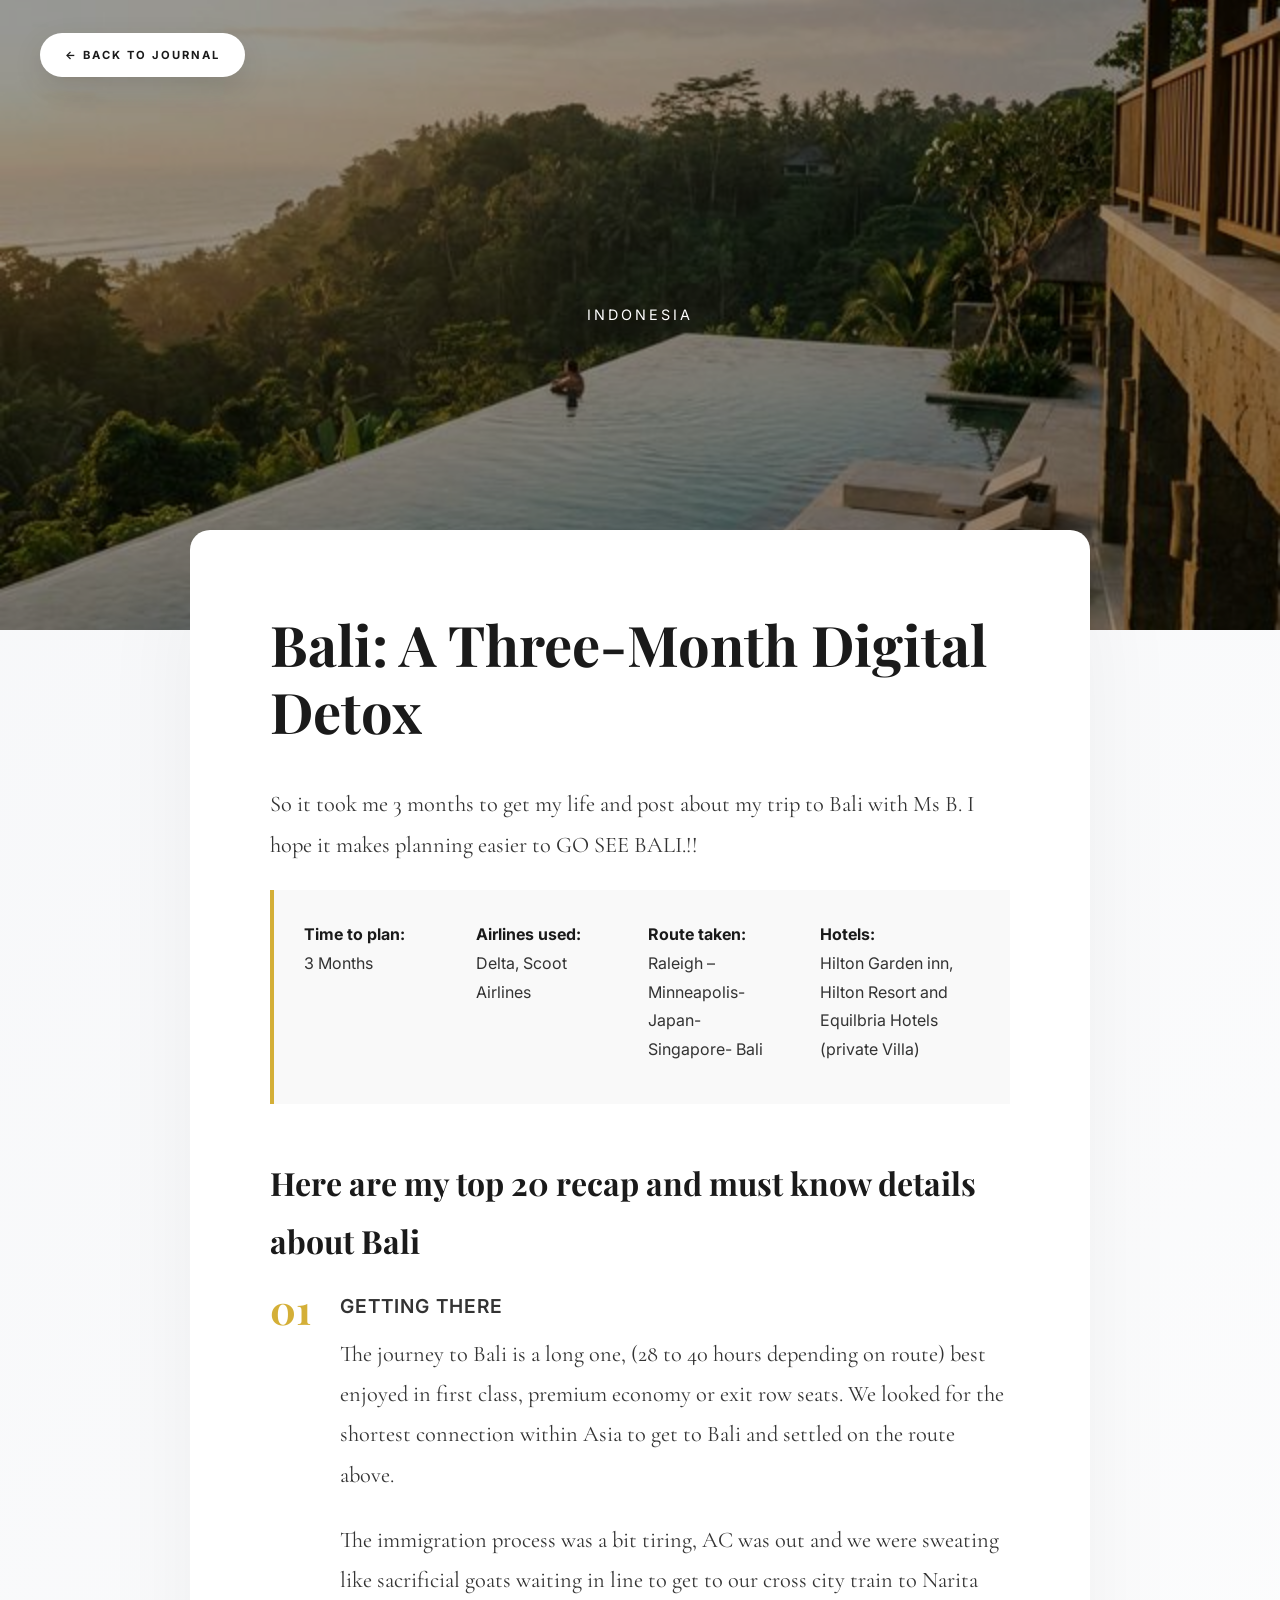
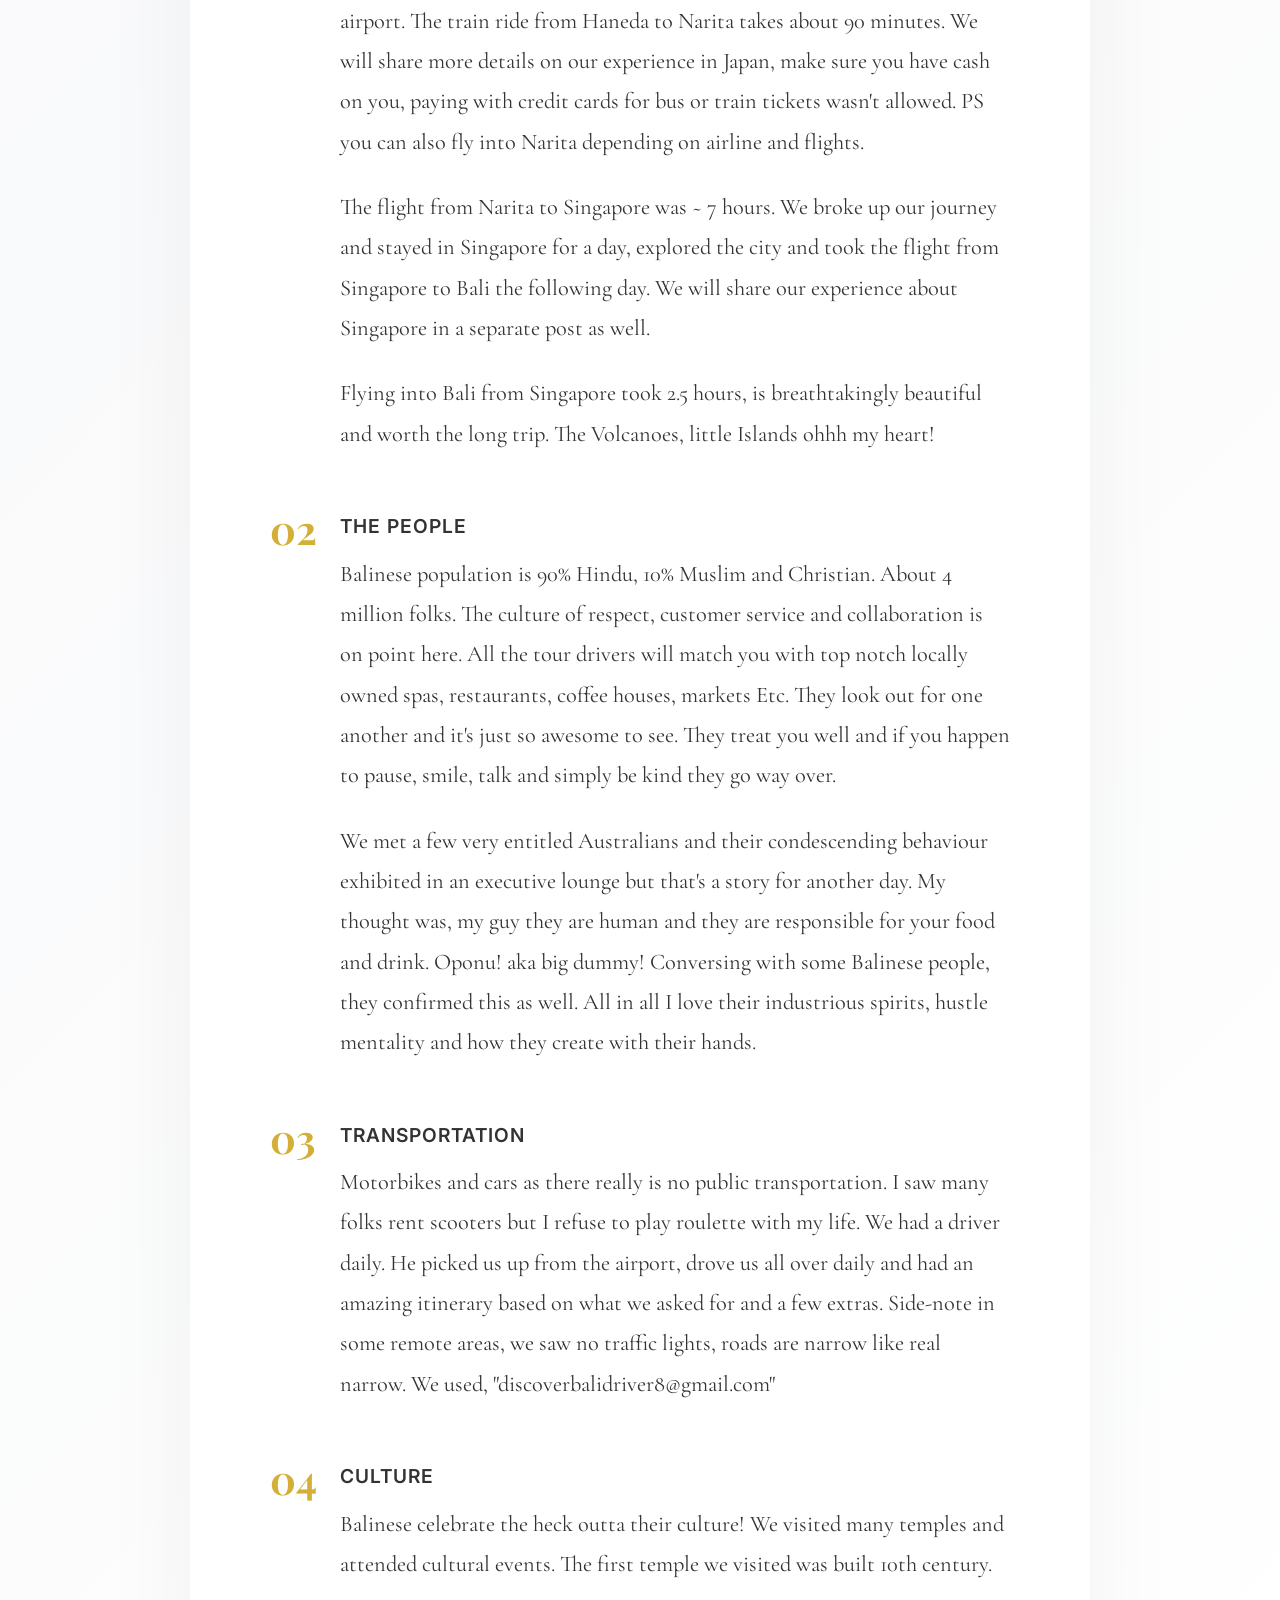
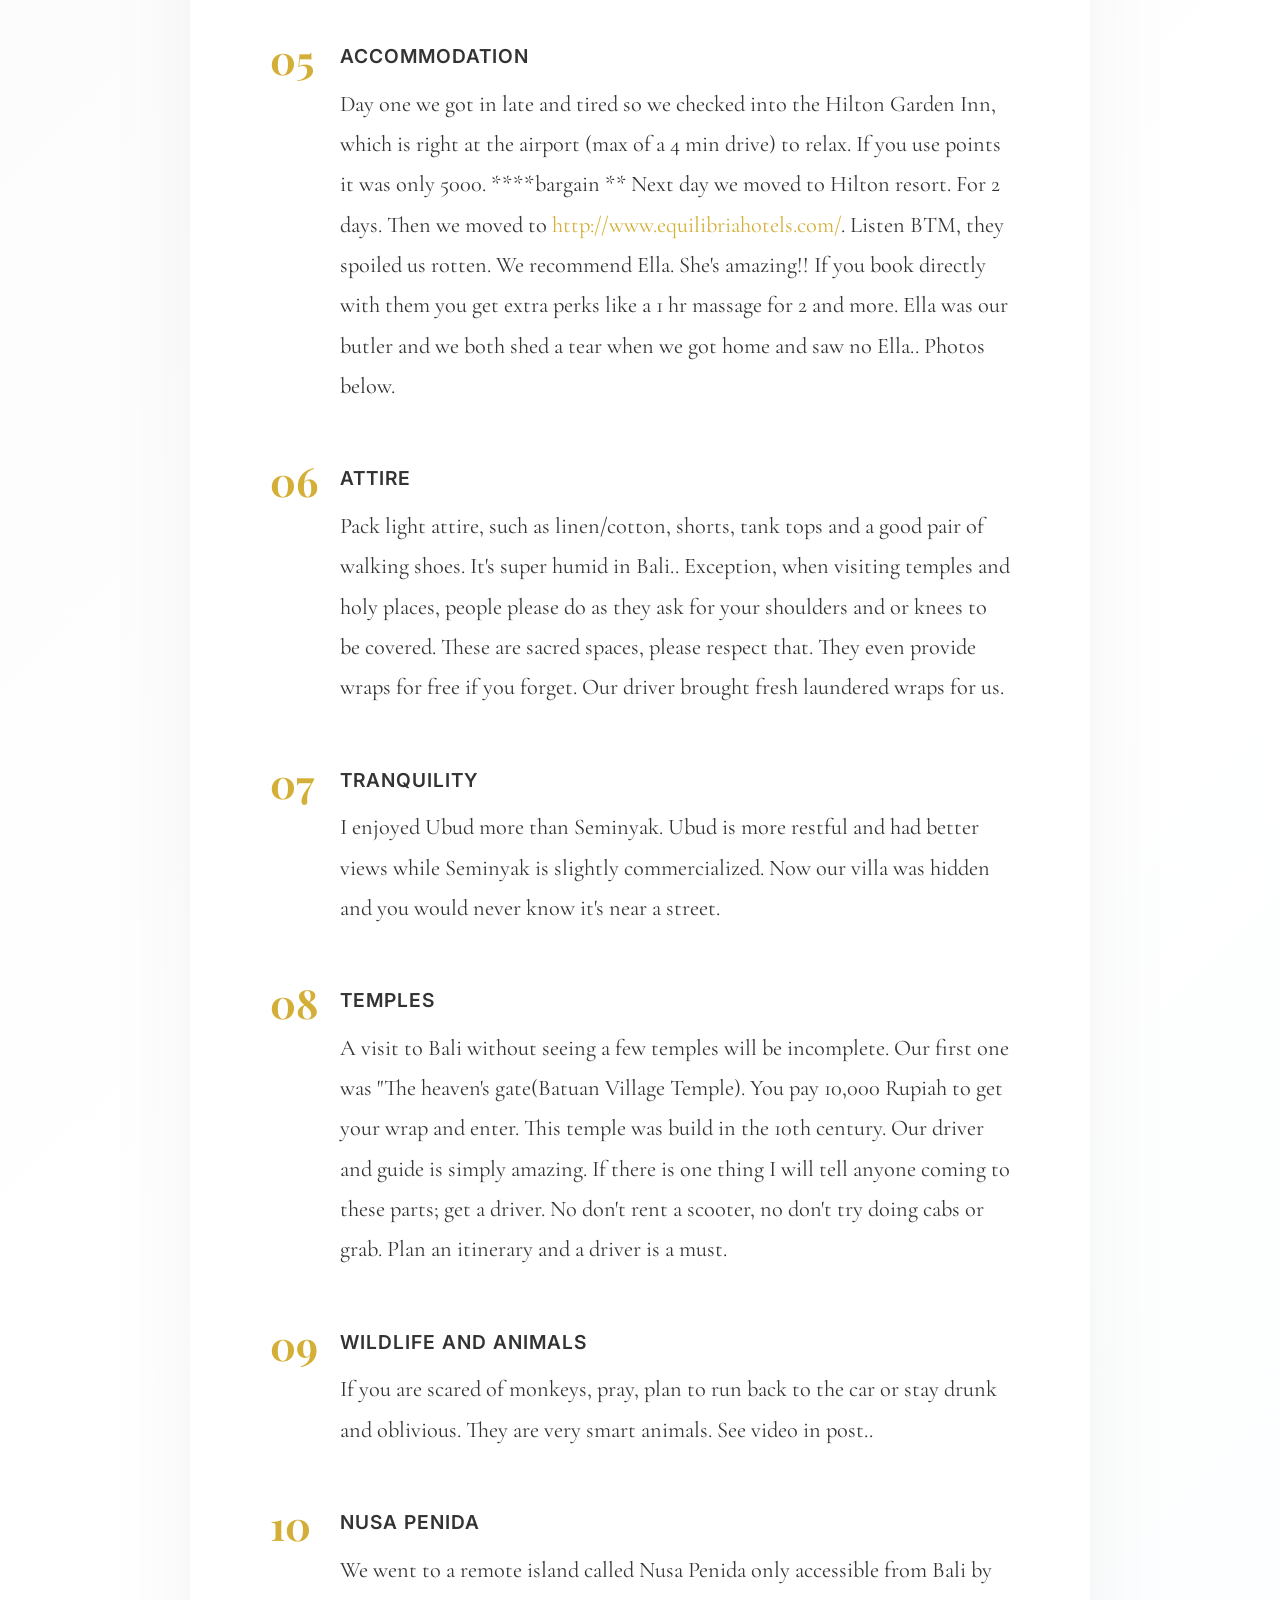
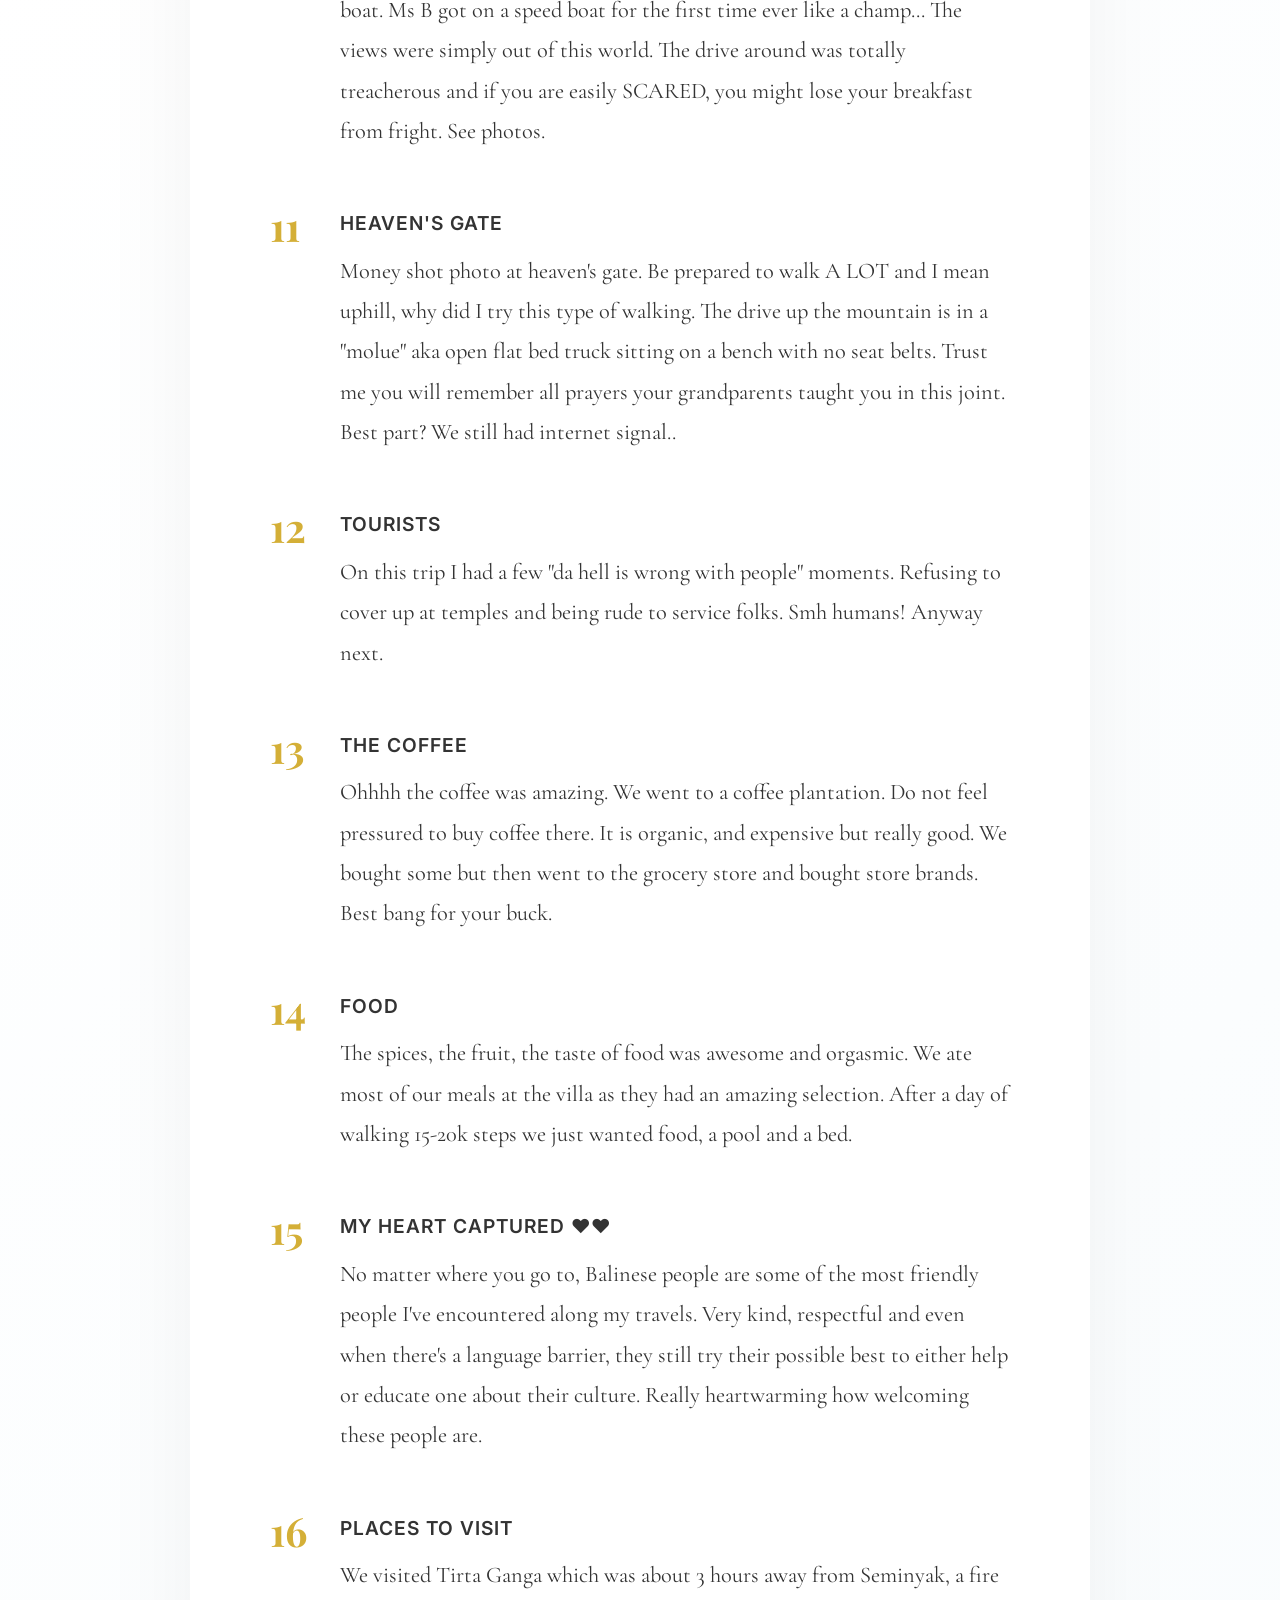
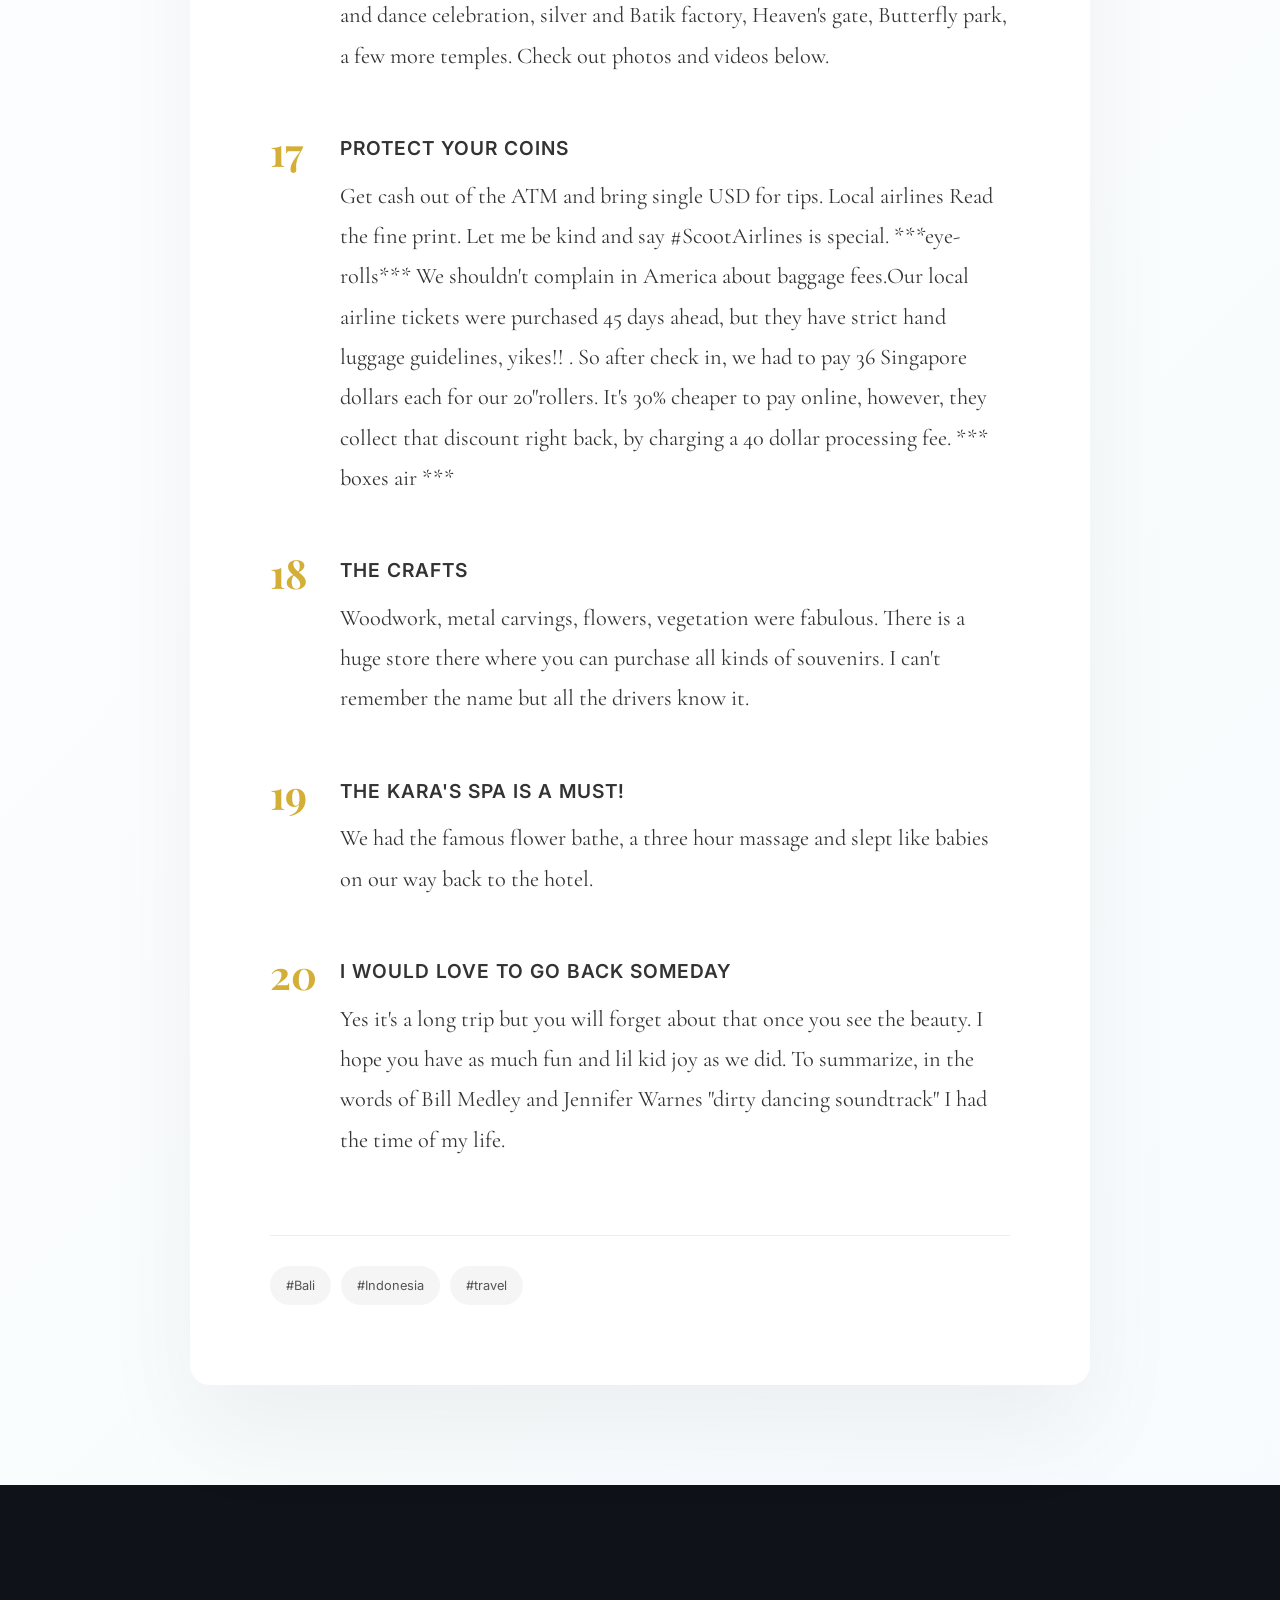
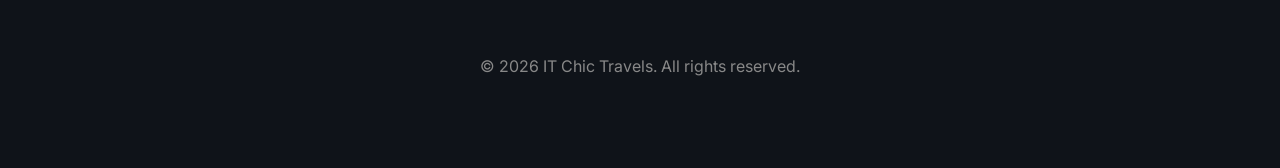
<file: DEPLOYABLE_PORTFOLIO/blog-bali-detox.html>
<!DOCTYPE html>
<html lang="en">

<head>
    <meta charset="UTF-8">
    <meta name="viewport" content="width=device-width, initial-scale=1.0">
    <title>Bali: A Three-Month Digital Detox | IT Chic Travels Journal</title>
    <meta name="description"
        content="A comprehensive 20-point recap of a trip to Bali, Indonesia. From flight routes and hotels to culture, temples, and practical tips.">

    <!-- Fonts -->
    <link rel="preconnect" href="https://fonts.googleapis.com">
    <link rel="preconnect" href="https://fonts.gstatic.com" crossorigin>
    <link
        href="https://fonts.googleapis.com/css2?family=Playfair+Display:ital,wght@0,400..900;1,400..900&family=Inter:wght@100..900&family=Cormorant+Garamond:ital,wght@0,300..700;1,300..700&display=swap"
        rel="stylesheet">

    <!-- Styles -->
    <link rel="stylesheet" href="css/style.css">
    <style>
        .article-hero {
            height: 70vh;
            position: relative;
            overflow: hidden;
            display: flex;
            align-items: center;
            justify-content: center;
            text-align: center;
            color: white;
        }

        .article-hero img {
            position: absolute;
            top: 0;
            left: 0;
            width: 100%;
            height: 100%;
            object-fit: cover;
            filter: brightness(0.6);
            z-index: -1;
        }

        .article-container {
            max-width: 900px;
            margin: -100px auto 100px;
            padding: 80px;
            background: white;
            position: relative;
            z-index: 10;
            box-shadow: 0 50px 100px rgba(0, 0, 0, 0.05);
            border-radius: 20px;
        }

        .article-content {
            font-family: 'Cormorant Garamond', serif;
            font-size: 1.4rem;
            line-height: 1.8;
            color: #333;
        }

        .article-content h1 {
            font-family: 'Playfair Display', serif;
            font-size: 3.5rem;
            margin-bottom: 40px;
            color: #1A1A1A;
            line-height: 1.2;
        }

        .article-content h2 {
            font-family: 'Playfair Display', serif;
            font-size: 2rem;
            margin-top: 50px;
            margin-bottom: 20px;
            color: #1A1A1A;
        }

        .article-content p {
            margin-bottom: 25px;
        }

        .trip-details {
            background: #f9f9f9;
            padding: 30px;
            border-left: 4px solid #D4AF37;
            margin-bottom: 40px;
            font-family: 'Inter', sans-serif;
            font-size: 1rem;
        }

        .trip-details strong {
            color: #1A1A1A;
            display: inline-block;
            width: 140px;
        }

        .trip-details div {
            margin-bottom: 10px;
        }

        .back-nav {
            position: fixed;
            top: 40px;
            left: 40px;
            z-index: 100;
        }

        .btn-back {
            background: white;
            padding: 15px 25px;
            border-radius: 50px;
            text-decoration: none;
            color: #1A1A1A;
            font-weight: 700;
            text-transform: uppercase;
            font-size: 0.7rem;
            letter-spacing: 2px;
            box-shadow: 0 10px 30px rgba(0, 0, 0, 0.1);
            transition: 0.3s;
        }

        .btn-back:hover {
            transform: translateX(-5px);
            background: #1A1A1A;
            color: white;
        }

        .blog-tags {
            margin-top: 50px;
            padding-top: 30px;
            border-top: 1px solid #EEE;
            display: flex;
            flex-wrap: wrap;
            gap: 10px;
        }

        .tag {
            background: #f5f5f5;
            padding: 8px 16px;
            border-radius: 20px;
            font-family: 'Inter', sans-serif;
            font-size: 0.8rem;
            color: #555;
            transition: 0.3s;
        }

        .tag:hover {
            background: #1A1A1A;
            color: white;
        }

        .numbered-item {
            display: flex;
            gap: 20px;
            margin-bottom: 30px;
        }

        .number {
            font-family: 'Playfair Display', serif;
            font-size: 2.5rem;
            color: #D4AF37;
            font-weight: 700;
            line-height: 1;
            min-width: 50px;
        }

        .item-content h3 {
            font-family: 'Inter', sans-serif;
            font-size: 1.2rem;
            margin-bottom: 10px;
            text-transform: uppercase;
            letter-spacing: 1px;
            font-weight: 600;
        }

        @media (max-width: 768px) {
            .article-container {
                padding: 40px 20px;
                margin-top: -50px;
            }

            .article-content h1 {
                font-size: 2.5rem;
            }

            .back-nav {
                top: 20px;
                left: 20px;
            }

            .numbered-item {
                flex-direction: column;
                gap: 10px;
            }
        }
    </style>
</head>

<body>

    <div class="back-nav">
        <a href="index.html#blog" class="btn-back">← Back to Journal</a>
    </div>

    <section class="article-hero">
        <img src="assets/images/bali.png" alt="Bali Digital Detox">
        <div class="container">
            <span class="eyebrow"
                style="color: white; border-color: rgba(255,255,255,0.3); text-transform: uppercase; letter-spacing: 3px; font-family: 'Inter', sans-serif; font-size: 0.9rem;">Indonesia</span>
        </div>
    </section>

    <article class="article-container">
        <div class="article-content">
            <h1>Bali: A Three-Month Digital Detox</h1>

            <p>So it took me 3 months to get my life and post about my trip to Bali with Ms B. I hope it makes planning
                easier to GO SEE BALI.!!</p>

            <div class="trip-details">
                <div><strong>Time to plan:</strong> 3 Months</div>
                <div><strong>Airlines used:</strong> Delta, Scoot Airlines</div>
                <div><strong>Route taken:</strong> Raleigh – Minneapolis- Japan- Singapore- Bali</div>
                <div><strong>Hotels:</strong> Hilton Garden inn, Hilton Resort and Equilbria Hotels (private Villa)
                </div>
            </div>

            <h2>Here are my top 20 recap and must know details about Bali</h2>

            <div class="numbered-item">
                <div class="number">01</div>
                <div class="item-content">
                    <h3>Getting There</h3>
                    <p>The journey to Bali is a long one, (28 to 40 hours depending on route) best enjoyed in first
                        class, premium economy or exit row seats. We looked for the shortest connection within Asia to
                        get to Bali and settled on the route above.</p>
                    <p>The immigration process was a bit tiring, AC was out and we were sweating like sacrificial goats
                        waiting in line to get to our cross city train to Narita airport. The train ride from Haneda to
                        Narita takes about 90 minutes. We will share more details on our experience in Japan, make sure
                        you have cash on you, paying with credit cards for bus or train tickets wasn't allowed. PS you
                        can also fly into Narita depending on airline and flights.</p>
                    <p>The flight from Narita to Singapore was ~ 7 hours. We broke up our journey and stayed in
                        Singapore for a day, explored the city and took the flight from Singapore to Bali the following
                        day. We will share our experience about Singapore in a separate post as well.</p>
                    <p>Flying into Bali from Singapore took 2.5 hours, is breathtakingly beautiful and worth the long
                        trip. The Volcanoes, little Islands ohhh my heart!</p>
                </div>
            </div>

            <div class="numbered-item">
                <div class="number">02</div>
                <div class="item-content">
                    <h3>The People</h3>
                    <p>Balinese population is 90% Hindu, 10% Muslim and Christian. About 4 million folks. The culture of
                        respect, customer service and collaboration is on point here. All the tour drivers will match
                        you with top notch locally owned spas, restaurants, coffee houses, markets Etc. They look out
                        for one another and it's just so awesome to see. They treat you well and if you happen to pause,
                        smile, talk and simply be kind they go way over.</p>
                    <p>We met a few very entitled Australians and their condescending behaviour exhibited in an
                        executive lounge but that's a story for another day. My thought was, my guy they are human and
                        they are responsible for your food and drink. Oponu! aka big dummy! Conversing with some
                        Balinese people, they confirmed this as well. All in all I love their industrious spirits,
                        hustle mentality and how they create with their hands.</p>
                </div>
            </div>

            <div class="numbered-item">
                <div class="number">03</div>
                <div class="item-content">
                    <h3>Transportation</h3>
                    <p>Motorbikes and cars as there really is no public transportation. I saw many folks rent scooters
                        but I refuse to play roulette with my life. We had a driver daily. He picked us up from the
                        airport, drove us all over daily and had an amazing itinerary based on what we asked for and a
                        few extras. Side-note in some remote areas, we saw no traffic lights, roads are narrow like real
                        narrow. We used, "discoverbalidriver8@gmail.com"</p>
                </div>
            </div>

            <div class="numbered-item">
                <div class="number">04</div>
                <div class="item-content">
                    <h3>Culture</h3>
                    <p>Balinese celebrate the heck outta their culture! We visited many temples and attended cultural
                        events. The first temple we visited was built 10th century.</p>
                </div>
            </div>

            <div class="numbered-item">
                <div class="number">05</div>
                <div class="item-content">
                    <h3>Accommodation</h3>
                    <p>Day one we got in late and tired so we checked into the Hilton Garden Inn, which is right at the
                        airport (max of a 4 min drive) to relax. If you use points it was only 5000. ****bargain ** Next
                        day we moved to Hilton resort. For 2 days. Then we moved to <a
                            href="http://www.equilibriahotels.com/" target="_blank"
                            style="color:#D4AF37;">http://www.equilibriahotels.com/</a>. Listen BTM, they spoiled us
                        rotten. We recommend Ella. She's amazing!! If you book directly with them you get extra perks
                        like a 1 hr massage for 2 and more. Ella was our butler and we both shed a tear when we got home
                        and saw no Ella.. Photos below.</p>
                </div>
            </div>

            <div class="numbered-item">
                <div class="number">06</div>
                <div class="item-content">
                    <h3>Attire</h3>
                    <p>Pack light attire, such as linen/cotton, shorts, tank tops and a good pair of walking shoes. It's
                        super humid in Bali.. Exception, when visiting temples and holy places, people please do as they
                        ask for your shoulders and or knees to be covered. These are sacred spaces, please respect that.
                        They even provide wraps for free if you forget. Our driver brought fresh laundered wraps for us.
                    </p>
                </div>
            </div>

            <div class="numbered-item">
                <div class="number">07</div>
                <div class="item-content">
                    <h3>Tranquility</h3>
                    <p>I enjoyed Ubud more than Seminyak. Ubud is more restful and had better views while Seminyak is
                        slightly commercialized. Now our villa was hidden and you would never know it's near a street.
                    </p>
                </div>
            </div>

            <div class="numbered-item">
                <div class="number">08</div>
                <div class="item-content">
                    <h3>Temples</h3>
                    <p>A visit to Bali without seeing a few temples will be incomplete. Our first one was "The heaven's
                        gate(Batuan Village Temple). You pay 10,000 Rupiah to get your wrap and enter. This temple was
                        build in the 10th century. Our driver and guide is simply amazing. If there is one thing I will
                        tell anyone coming to these parts; get a driver. No don't rent a scooter, no don't try doing
                        cabs or grab. Plan an itinerary and a driver is a must.</p>
                </div>
            </div>

            <div class="numbered-item">
                <div class="number">09</div>
                <div class="item-content">
                    <h3>Wildlife and animals</h3>
                    <p>If you are scared of monkeys, pray, plan to run back to the car or stay drunk and oblivious. They
                        are very smart animals. See video in post..</p>
                </div>
            </div>

            <div class="numbered-item">
                <div class="number">10</div>
                <div class="item-content">
                    <h3>Nusa Penida</h3>
                    <p>We went to a remote island called Nusa Penida only accessible from Bali by boat. Ms B got on a
                        speed boat for the first time ever like a champ... The views were simply out of this world. The
                        drive around was totally treacherous and if you are easily SCARED, you might lose your breakfast
                        from fright. See photos.</p>
                </div>
            </div>

            <div class="numbered-item">
                <div class="number">11</div>
                <div class="item-content">
                    <h3>Heaven's gate</h3>
                    <p>Money shot photo at heaven's gate. Be prepared to walk A LOT and I mean uphill, why did I try
                        this type of walking. The drive up the mountain is in a "molue" aka open flat bed truck sitting
                        on a bench with no seat belts. Trust me you will remember all prayers your grandparents taught
                        you in this joint. Best part? We still had internet signal..</p>
                </div>
            </div>

            <div class="numbered-item">
                <div class="number">12</div>
                <div class="item-content">
                    <h3>Tourists</h3>
                    <p>On this trip I had a few "da hell is wrong with people" moments. Refusing to cover up at temples
                        and being rude to service folks. Smh humans! Anyway next.</p>
                </div>
            </div>

            <div class="numbered-item">
                <div class="number">13</div>
                <div class="item-content">
                    <h3>The coffee</h3>
                    <p>Ohhhh the coffee was amazing. We went to a coffee plantation. Do not feel pressured to buy coffee
                        there. It is organic, and expensive but really good. We bought some but then went to the grocery
                        store and bought store brands. Best bang for your buck.</p>
                </div>
            </div>

            <div class="numbered-item">
                <div class="number">14</div>
                <div class="item-content">
                    <h3>Food</h3>
                    <p>The spices, the fruit, the taste of food was awesome and orgasmic. We ate most of our meals at
                        the villa as they had an amazing selection. After a day of walking 15-20k steps we just wanted
                        food, a pool and a bed.</p>
                </div>
            </div>

            <div class="numbered-item">
                <div class="number">15</div>
                <div class="item-content">
                    <h3>My heart captured ♥️♥️</h3>
                    <p>No matter where you go to, Balinese people are some of the most friendly people I've encountered
                        along my travels. Very kind, respectful and even when there's a language barrier, they still try
                        their possible best to either help or educate one about their culture. Really heartwarming how
                        welcoming these people are.</p>
                </div>
            </div>

            <div class="numbered-item">
                <div class="number">16</div>
                <div class="item-content">
                    <h3>Places to visit</h3>
                    <p>We visited Tirta Ganga which was about 3 hours away from Seminyak, a fire and dance celebration,
                        silver and Batik factory, Heaven's gate, Butterfly park, a few more temples. Check out photos
                        and videos below.</p>
                </div>
            </div>

            <div class="numbered-item">
                <div class="number">17</div>
                <div class="item-content">
                    <h3>Protect your coins</h3>
                    <p>Get cash out of the ATM and bring single USD for tips. Local airlines Read the fine print. Let me
                        be kind and say #ScootAirlines is special. ***eye-rolls*** We shouldn't complain in America
                        about baggage fees.Our local airline tickets were purchased 45 days ahead, but they have strict
                        hand luggage guidelines, yikes!! . So after check in, we had to pay 36 Singapore dollars each
                        for our 20"rollers. It's 30% cheaper to pay online, however, they collect that discount right
                        back, by charging a 40 dollar processing fee. *** boxes air ***</p>
                </div>
            </div>

            <div class="numbered-item">
                <div class="number">18</div>
                <div class="item-content">
                    <h3>The crafts</h3>
                    <p>Woodwork, metal carvings, flowers, vegetation were fabulous. There is a huge store there where
                        you can purchase all kinds of souvenirs. I can't remember the name but all the drivers know it.
                    </p>
                </div>
            </div>

            <div class="numbered-item">
                <div class="number">19</div>
                <div class="item-content">
                    <h3>The Kara's Spa is a must!</h3>
                    <p>We had the famous flower bathe, a three hour massage and slept like babies on our way back to the
                        hotel.</p>
                </div>
            </div>

            <div class="numbered-item">
                <div class="number">20</div>
                <div class="item-content">
                    <h3>I would love to go back someday</h3>
                    <p>Yes it's a long trip but you will forget about that once you see the beauty. I hope you have as
                        much fun and lil kid joy as we did. To summarize, in the words of Bill Medley and Jennifer
                        Warnes "dirty dancing soundtrack" I had the time of my life.</p>
                </div>
            </div>

            <div class="blog-tags">
                <span class="tag">#Bali</span>
                <span class="tag">#Indonesia</span>
                <span class="tag">#travel</span>
            </div>
        </div>
    </article>

    <footer class="footer">
        <div class="container" style="text-align: center; padding: 40px 0;">
            <p style="font-family: 'Inter', sans-serif; color: #888;">&copy; 2026 IT Chic Travels. All rights reserved.
            </p>
        </div>
    </footer>

    <script src="https://cdnjs.cloudflare.com/ajax/libs/gsap/3.12.5/gsap.min.js"></script>
    <script>
        gsap.from('.article-container', {
            y: 100,
            opacity: 0,
            duration: 1.5,
            ease: 'power4.out'
        });
    </script>
</body>

</html>
</file>
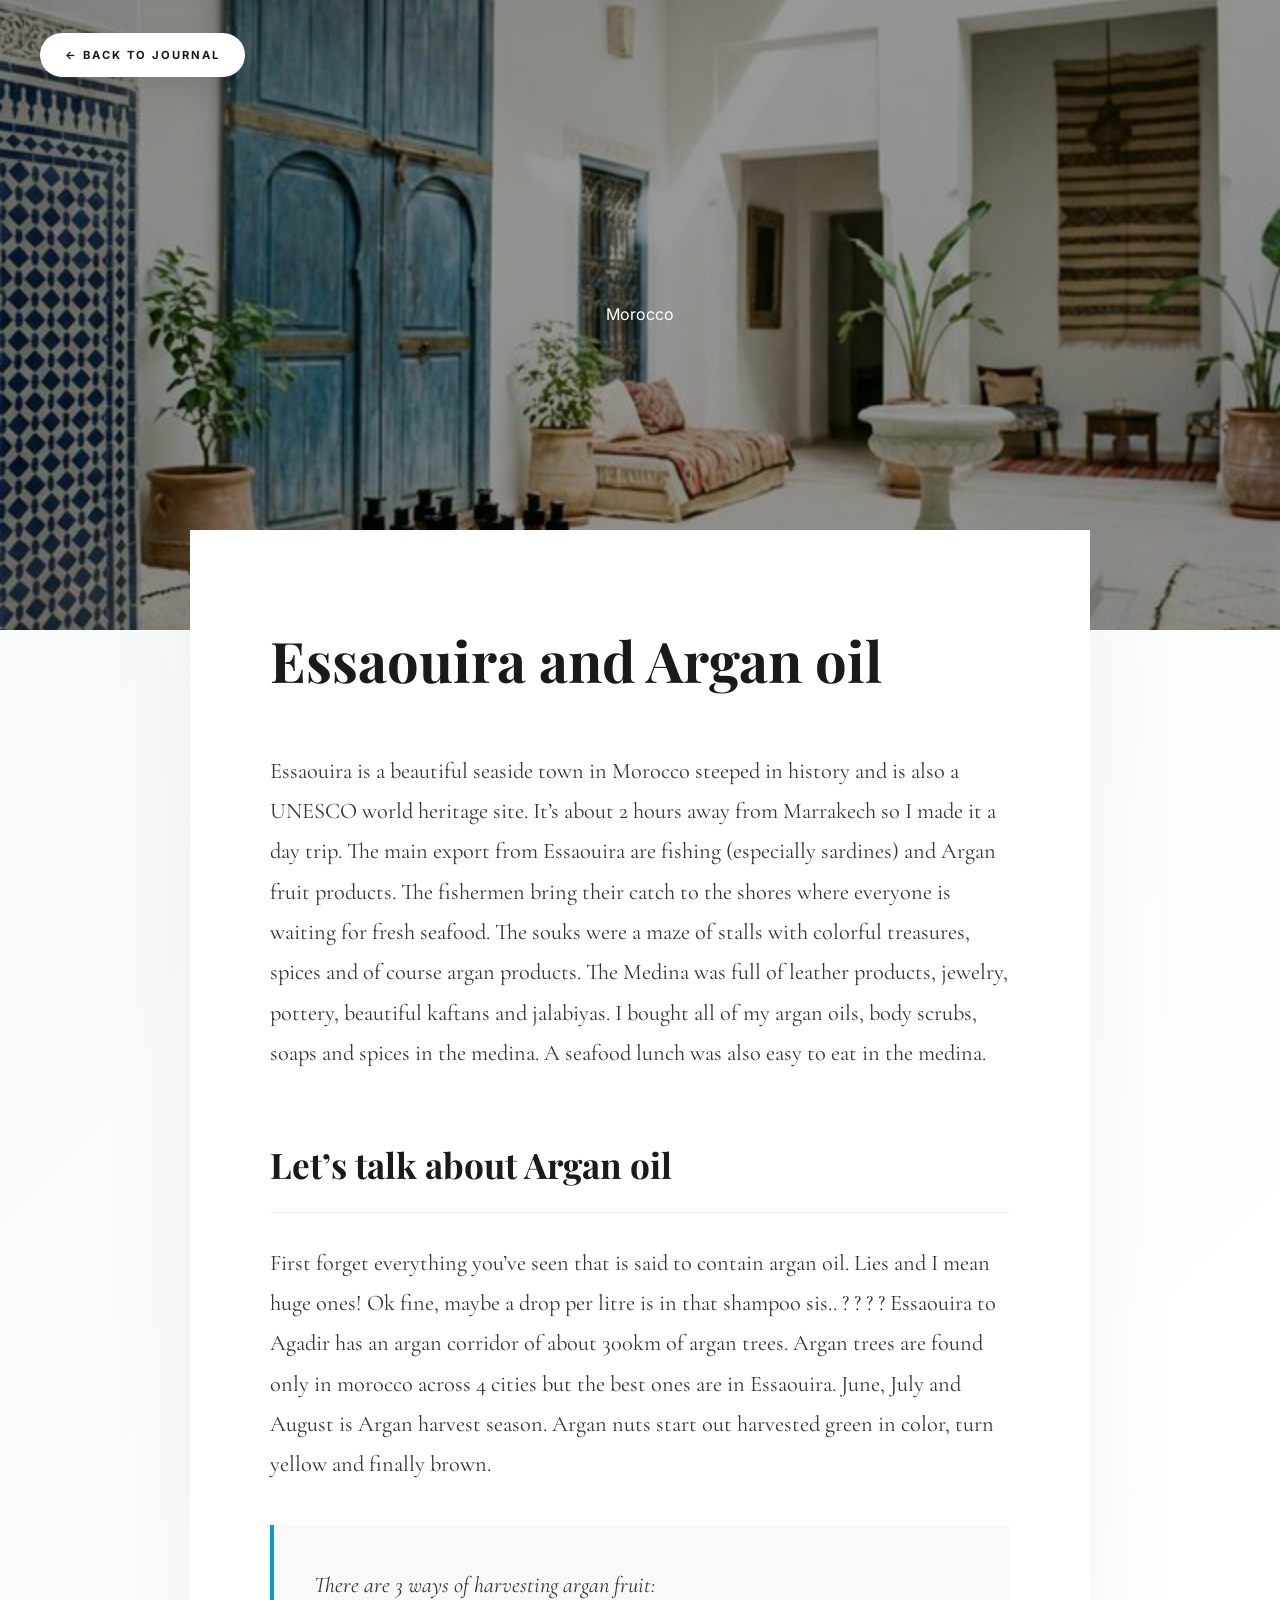
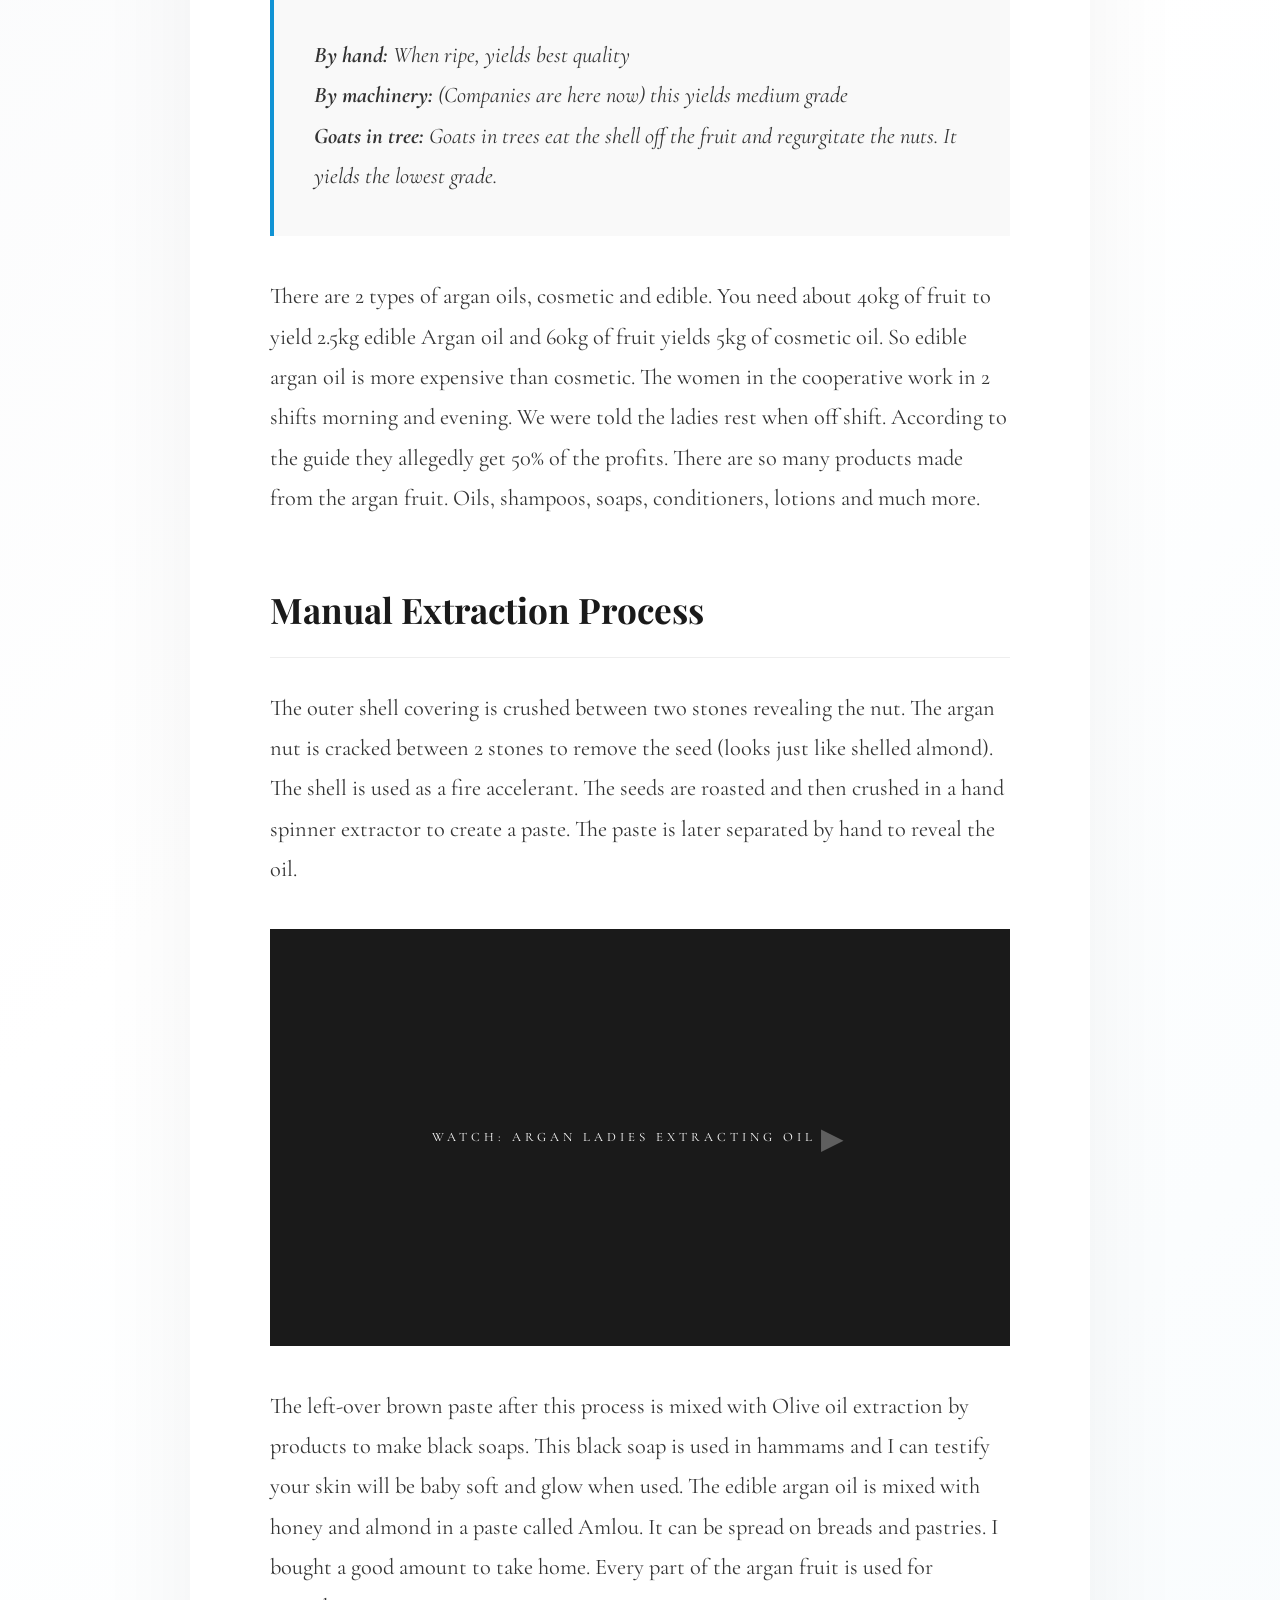
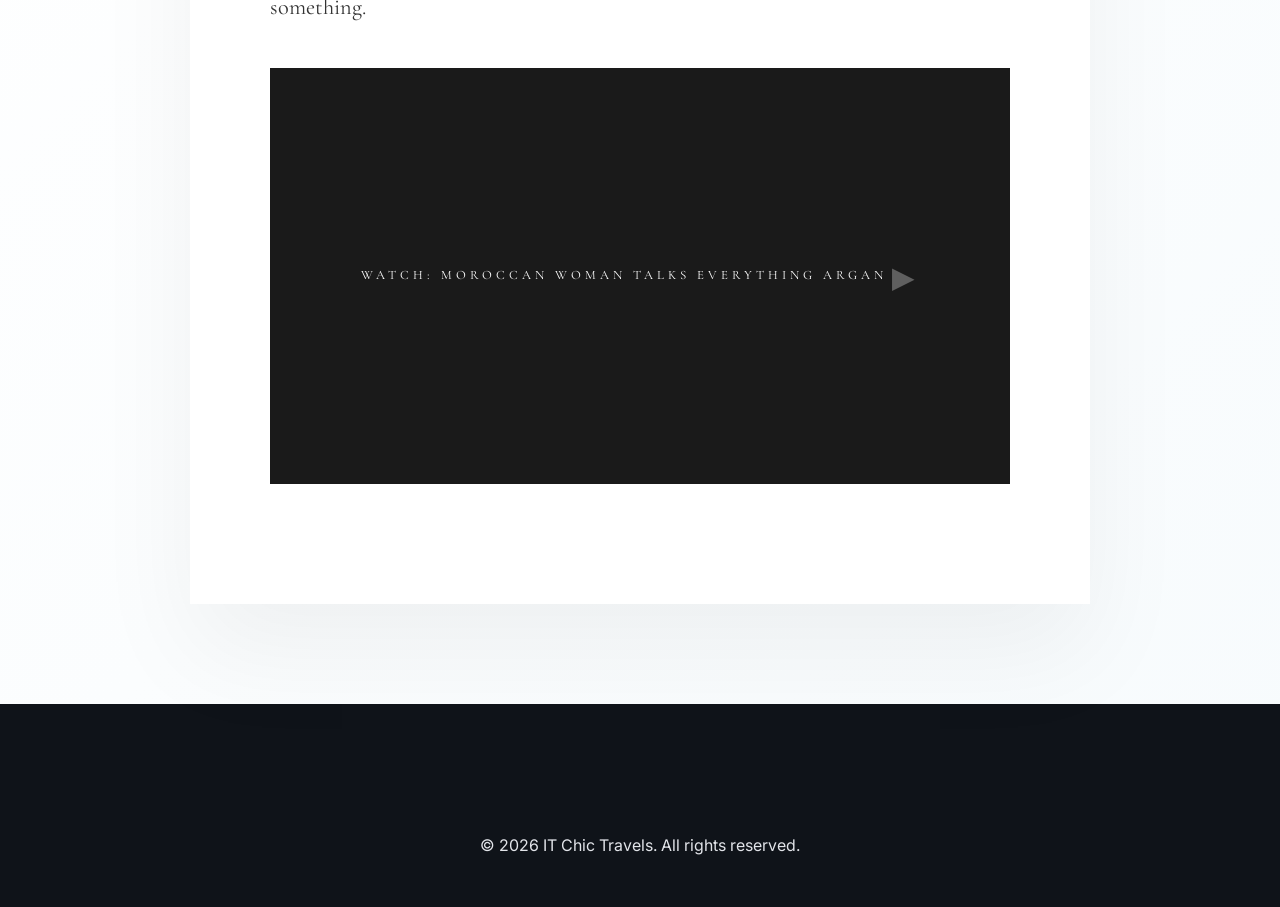
<file: DEPLOYABLE_PORTFOLIO/blog-essaouira.html>
<!DOCTYPE html>
<html lang="en">

<head>
    <meta charset="UTF-8">
    <meta name="viewport" content="width=device-width, initial-scale=1.0">
    <title>Essaouira and Argan Oil | IT Chic Travels Journal</title>
    <meta name="description"
        content="Discover the soul of Essaouira and the intricate world of Argan oil. From UNESCO sites to traditional extraction methods.">

    <!-- Fonts -->
    <link rel="preconnect" href="https://fonts.googleapis.com">
    <link rel="preconnect" href="https://fonts.gstatic.com" crossorigin>
    <link
        href="https://fonts.googleapis.com/css2?family=Playfair+Display:ital,wght@0,400..900;1,400..900&family=Inter:wght@100..900&family=Cormorant+Garamond:ital,wght@0,300..700;1,300..700&display=swap"
        rel="stylesheet">

    <!-- Styles -->
    <link rel="stylesheet" href="css/style.css">
    <style>
        .article-hero {
            height: 70vh;
            position: relative;
            overflow: hidden;
            display: flex;
            align-items: center;
            justify-content: center;
            text-align: center;
            color: white;
        }

        .article-hero img {
            position: absolute;
            top: 0;
            left: 0;
            width: 100%;
            height: 100%;
            object-fit: cover;
            filter: brightness(0.6);
            z-index: -1;
        }

        .article-container {
            max-width: 900px;
            margin: -100px auto 100px;
            padding: 80px;
            background: white;
            position: relative;
            z-index: 10;
            box-shadow: 0 50px 100px rgba(0, 0, 0, 0.05);
        }

        .article-content {
            font-family: 'Cormorant Garamond', serif;
            font-size: 1.4rem;
            line-height: 1.8;
            color: #333;
        }

        .article-content h1 {
            font-family: 'Playfair Display', serif;
            font-size: 3.5rem;
            margin-bottom: 40px;
            color: #1A1A1A;
        }

        .article-content h2 {
            font-family: 'Playfair Display', serif;
            font-size: 2.2rem;
            margin: 60px 0 30px;
            color: #1A1A1A;
            border-bottom: 1px solid #EEE;
            padding-bottom: 15px;
        }

        .article-content p {
            margin-bottom: 30px;
        }

        .article-content .highlight-box {
            background: #F9F9F9;
            padding: 40px;
            border-left: 4px solid var(--color-primary, #D4AF37);
            margin: 40px 0;
            font-style: italic;
        }

        .extraction-steps {
            list-style: none;
            padding: 0;
            margin: 40px 0;
        }

        .extraction-steps li {
            padding: 20px 0;
            border-bottom: 1px solid #EEE;
            display: flex;
            gap: 20px;
        }

        .step-num {
            font-family: 'Playfair Display', serif;
            font-size: 2rem;
            color: #D4AF37;
            opacity: 0.5;
        }

        .video-placeholder {
            width: 100%;
            aspect-ratio: 16/9;
            background: #1A1A1A;
            display: flex;
            align-items: center;
            justify-content: center;
            color: white;
            margin: 40px 0;
            text-transform: uppercase;
            letter-spacing: 4px;
            font-size: 0.8rem;
            position: relative;
            overflow: hidden;
        }

        .video-placeholder::after {
            content: '▶';
            font-size: 3rem;
            opacity: 0.3;
        }

        .back-nav {
            position: fixed;
            top: 40px;
            left: 40px;
            z-index: 100;
        }

        .btn-back {
            background: white;
            padding: 15px 25px;
            border-radius: 50px;
            text-decoration: none;
            color: #1A1A1A;
            font-weight: 700;
            text-transform: uppercase;
            font-size: 0.7rem;
            letter-spacing: 2px;
            box-shadow: 0 10px 30px rgba(0, 0, 0, 0.1);
            transition: 0.3s;
        }

        .btn-back:hover {
            transform: translateX(-5px);
            background: #1A1A1A;
            color: white;
        }

        @media (max-width: 768px) {
            .article-container {
                padding: 40px 20px;
                margin-top: 0;
            }

            .article-content h1 {
                font-size: 2.5rem;
            }
        }
    </style>
</head>

<body>

    <div class="back-nav">
        <a href="index.html" class="btn-back">← Back to Journal</a>
    </div>

    <section class="article-hero">
        <img src="assets/images/morocco_essaouira.png" alt="Essaouira Morocco">
        <div class="container">
            <span class="eyebrow" style="color: white; border-color: rgba(255,255,255,0.3)">Morocco</span>
        </div>
    </section>

    <article class="article-container">
        <div class="article-content">
            <h1>Essaouira and Argan oil</h1>

            <p>Essaouira is a beautiful seaside town in Morocco steeped in history and is also a UNESCO world heritage
                site. It’s about 2 hours away from Marrakech so I made it a day trip. The main export from Essaouira are
                fishing (especially sardines) and Argan fruit products. The fishermen bring their catch to the shores
                where everyone is waiting for fresh seafood. The souks were a maze of stalls with colorful treasures,
                spices and of course argan products. The Medina was full of leather products, jewelry, pottery,
                beautiful kaftans and jalabiyas. I bought all of my argan oils, body scrubs, soaps and spices in the
                medina. A seafood lunch was also easy to eat in the medina.</p>

            <h2>Let’s talk about Argan oil</h2>
            <p>First forget everything you’ve seen that is said to contain argan oil. Lies and I mean huge ones! Ok
                fine, maybe a drop per litre is in that shampoo sis.. ? ? ? ? Essaouira to Agadir has an argan corridor
                of about 300km of argan trees. Argan trees are found only in morocco across 4 cities but the best ones
                are in Essaouira. June, July and August is Argan harvest season. Argan nuts start out harvested green in
                color, turn yellow and finally brown.</p>

            <div class="highlight-box">
                <p>There are 3 ways of harvesting argan fruit:</p>
                <ul style="list-style: none; padding-left: 0;">
                    <li><strong>By hand:</strong> When ripe, yields best quality</li>
                    <li><strong>By machinery:</strong> (Companies are here now) this yields medium grade</li>
                    <li><strong>Goats in tree:</strong> Goats in trees eat the shell off the fruit and regurgitate the
                        nuts. It yields the lowest grade.</li>
                </ul>
            </div>

            <p>There are 2 types of argan oils, cosmetic and edible. You need about 40kg of fruit to yield 2.5kg edible
                Argan oil and 60kg of fruit yields 5kg of cosmetic oil. So edible argan oil is more expensive than
                cosmetic. The women in the cooperative work in 2 shifts morning and evening. We were told the ladies
                rest when off shift. According to the guide they allegedly get 50% of the profits. There are so many
                products made from the argan fruit. Oils, shampoos, soaps, conditioners, lotions and much more.</p>

            <h2>Manual Extraction Process</h2>
            <p>The outer shell covering is crushed between two stones revealing the nut. The argan nut is cracked
                between 2 stones to remove the seed (looks just like shelled almond). The shell is used as a fire
                accelerant. The seeds are roasted and then crushed in a hand spinner extractor to create a paste. The
                paste is later separated by hand to reveal the oil.</p>

            <div class="video-placeholder">Watch: Argan ladies extracting oil</div>

            <p>The left-over brown paste after this process is mixed with Olive oil extraction by products to make black
                soaps. This black soap is used in hammams and I can testify your skin will be baby soft and glow when
                used. The edible argan oil is mixed with honey and almond in a paste called Amlou. It can be spread on
                breads and pastries. I bought a good amount to take home. Every part of the argan fruit is used for
                something.</p>

            <div class="video-placeholder">Watch: Moroccan woman talks everything Argan</div>
        </div>
    </article>

    <footer class="footer">
        <div class="container" style="text-align: center;">
            <p>&copy; 2026 IT Chic Travels. All rights reserved.</p>
        </div>
    </footer>

    <script src="https://cdnjs.cloudflare.com/ajax/libs/gsap/3.12.5/gsap.min.js"></script>
    <script>
        gsap.from('.article-container', {
            y: 100,
            opacity: 0,
            duration: 1.5,
            ease: 'power4.out'
        });
    </script>
</body>

</html>
</file>
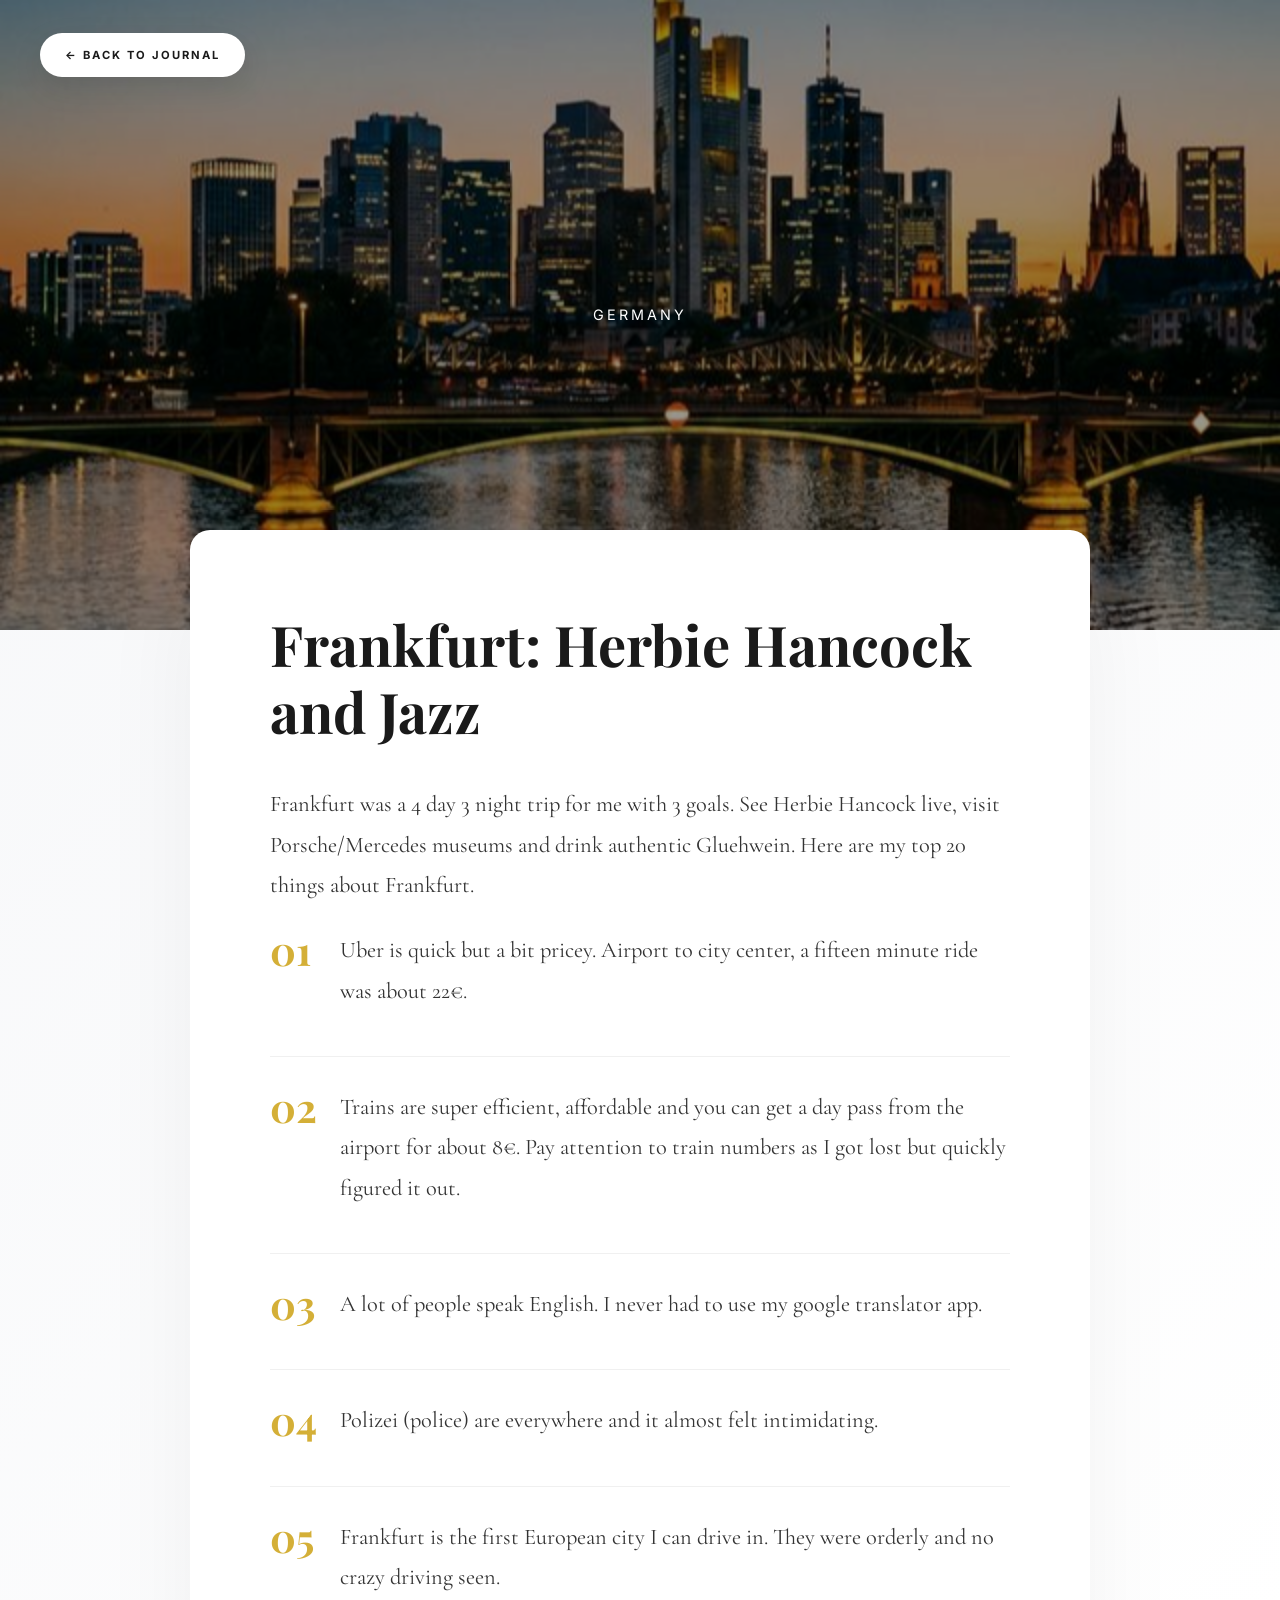
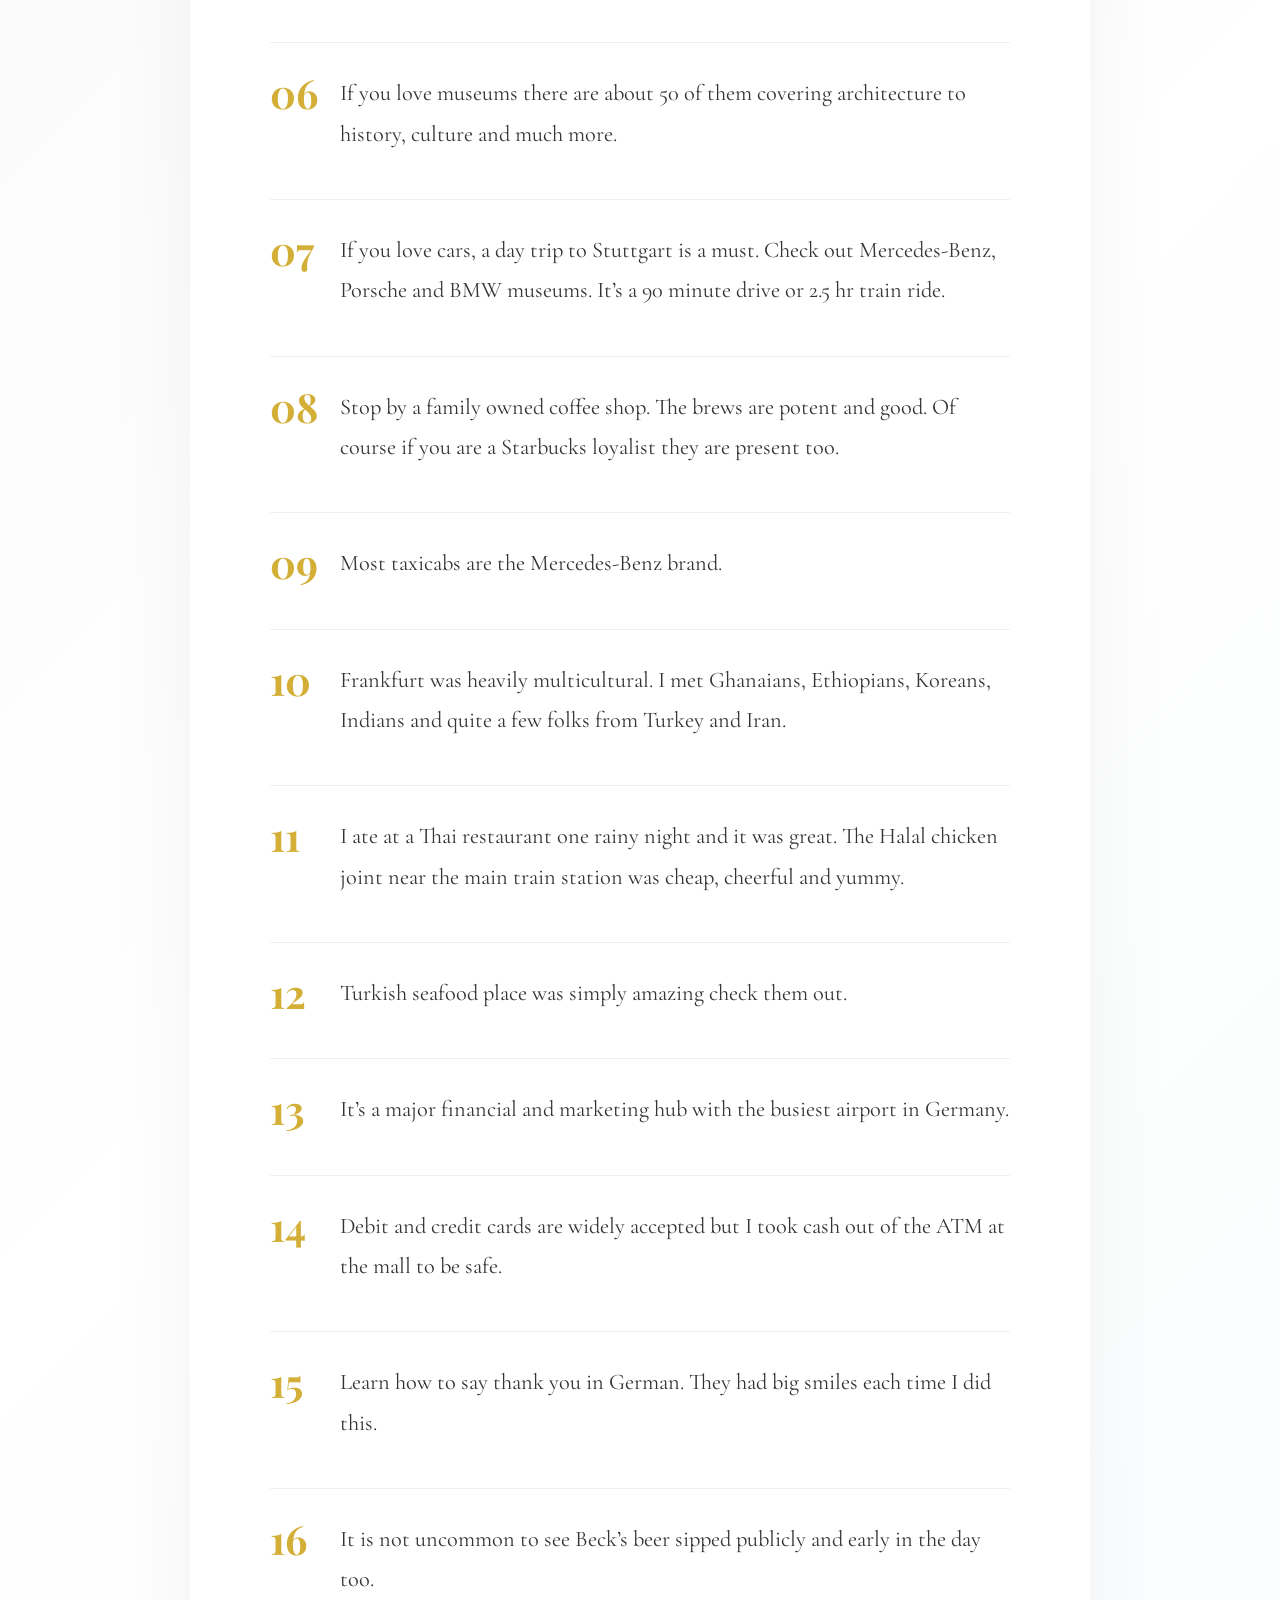
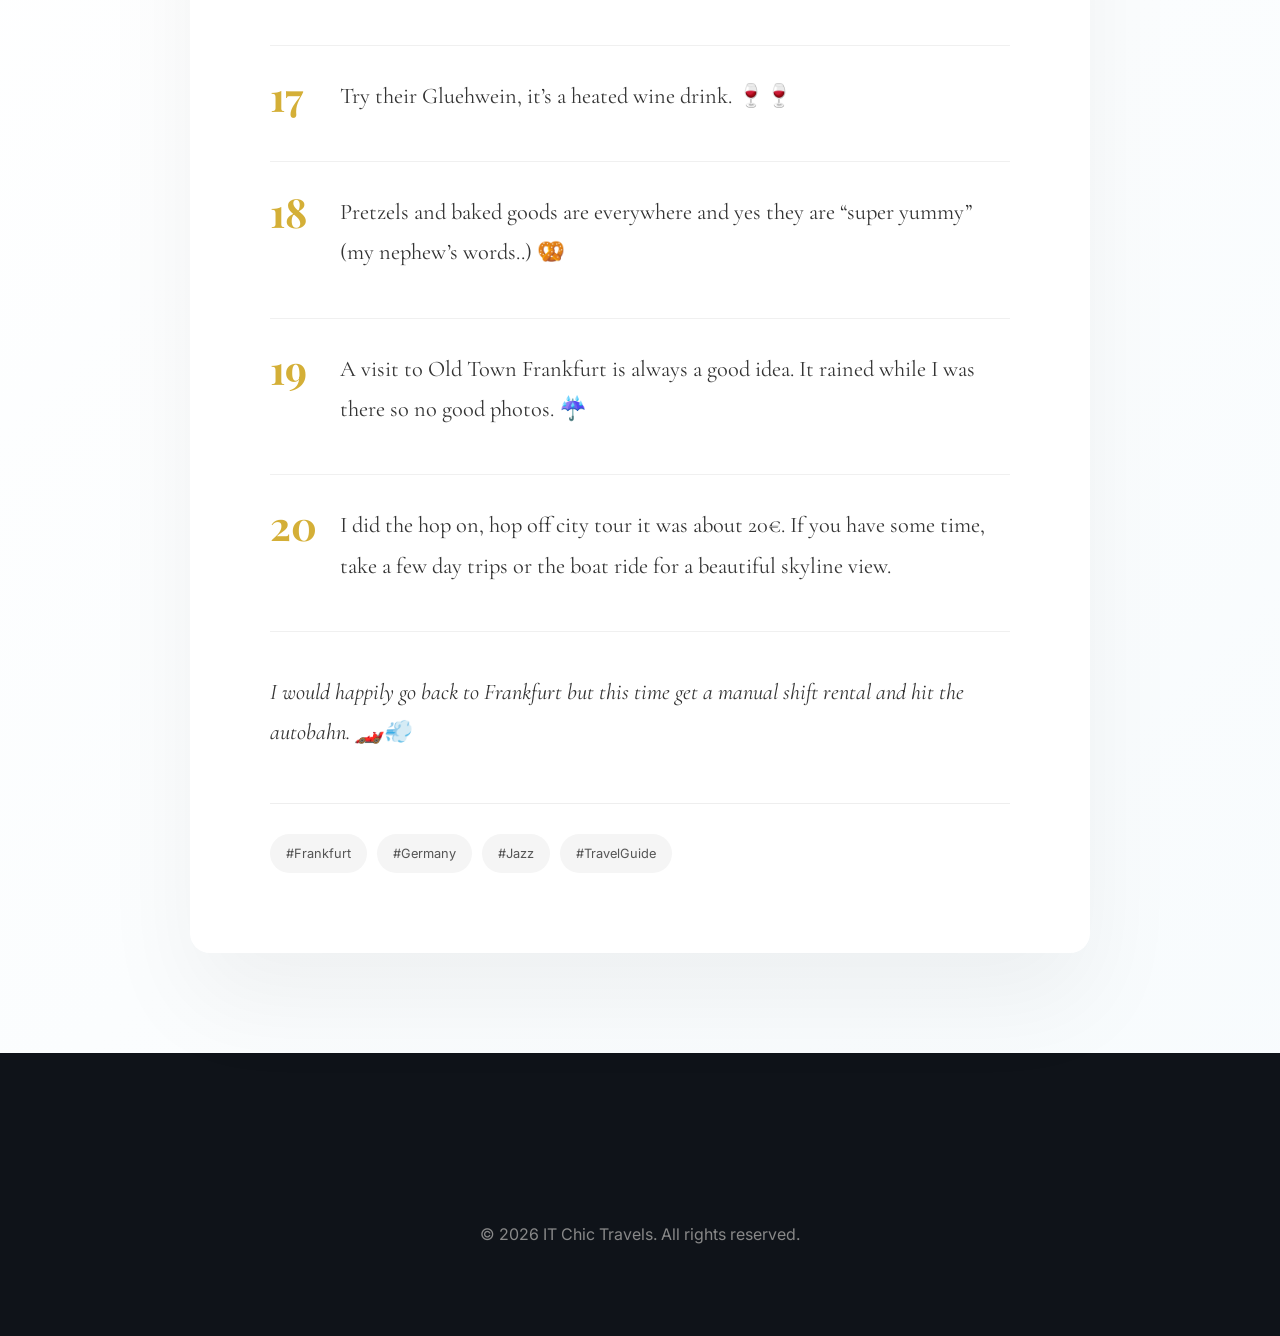
<file: DEPLOYABLE_PORTFOLIO/blog-frankfurt.html>
<!DOCTYPE html>
<html lang="en">

<head>
    <meta charset="UTF-8">
    <meta name="viewport" content="width=device-width, initial-scale=1.0">
    <title>Frankfurt: Herbie Hancock and Jazz | IT Chic Travels Journal</title>
    <meta name="description"
        content="Top 20 things to know about Frankfurt, Germany. From efficient trains and museum hopping to authentic Glühwein and multicultural vibes.">

    <!-- Fonts -->
    <link rel="preconnect" href="https://fonts.googleapis.com">
    <link rel="preconnect" href="https://fonts.gstatic.com" crossorigin>
    <link
        href="https://fonts.googleapis.com/css2?family=Playfair+Display:ital,wght@0,400..900;1,400..900&family=Inter:wght@100..900&family=Cormorant+Garamond:ital,wght@0,300..700;1,300..700&display=swap"
        rel="stylesheet">

    <!-- Styles -->
    <link rel="stylesheet" href="css/style.css">
    <style>
        /* Reuse styles from Bali/Mercedes blog for consistency */
        .article-hero {
            height: 70vh;
            position: relative;
            overflow: hidden;
            display: flex;
            align-items: center;
            justify-content: center;
            text-align: center;
            color: white;
        }

        .article-hero img {
            position: absolute;
            top: 0;
            left: 0;
            width: 100%;
            height: 100%;
            object-fit: cover;
            filter: brightness(0.6);
            z-index: -1;
        }

        .article-container {
            max-width: 900px;
            margin: -100px auto 100px;
            padding: 80px;
            background: white;
            position: relative;
            z-index: 10;
            box-shadow: 0 50px 100px rgba(0, 0, 0, 0.05);
            border-radius: 20px;
        }

        .article-content {
            font-family: 'Cormorant Garamond', serif;
            font-size: 1.4rem;
            line-height: 1.8;
            color: #333;
        }

        .article-content h1 {
            font-family: 'Playfair Display', serif;
            font-size: 3.5rem;
            margin-bottom: 40px;
            color: #1A1A1A;
            line-height: 1.2;
        }

        .article-content p {
            margin-bottom: 25px;
        }

        .back-nav {
            position: fixed;
            top: 40px;
            left: 40px;
            z-index: 100;
        }

        .btn-back {
            background: white;
            padding: 15px 25px;
            border-radius: 50px;
            text-decoration: none;
            color: #1A1A1A;
            font-weight: 700;
            text-transform: uppercase;
            font-size: 0.7rem;
            letter-spacing: 2px;
            box-shadow: 0 10px 30px rgba(0, 0, 0, 0.1);
            transition: 0.3s;
        }

        .btn-back:hover {
            transform: translateX(-5px);
            background: #1A1A1A;
            color: white;
        }

        .numbered-item {
            display: flex;
            gap: 20px;
            margin-bottom: 30px;
            border-bottom: 1px solid #f0f0f0;
            padding-bottom: 20px;
        }

        .numbered-item:last-child {
            border-bottom: none;
        }

        .number {
            font-family: 'Playfair Display', serif;
            font-size: 2.5rem;
            color: #D4AF37;
            /* Gold accent color */
            font-weight: 700;
            line-height: 1;
            min-width: 50px;
        }

        .item-content h3 {
            font-family: 'Inter', sans-serif;
            font-size: 1.2rem;
            margin-bottom: 10px;
            text-transform: uppercase;
            letter-spacing: 1px;
            font-weight: 600;
            color: #1A1A1A;
        }

        .blog-tags {
            margin-top: 50px;
            padding-top: 30px;
            border-top: 1px solid #EEE;
            display: flex;
            flex-wrap: wrap;
            gap: 10px;
        }

        .tag {
            background: #f5f5f5;
            padding: 8px 16px;
            border-radius: 20px;
            font-family: 'Inter', sans-serif;
            font-size: 0.8rem;
            color: #555;
            transition: 0.3s;
        }

        .tag:hover {
            background: #1A1A1A;
            color: white;
        }

        @media (max-width: 768px) {
            .article-container {
                padding: 40px 20px;
                margin-top: -50px;
            }

            .article-content h1 {
                font-size: 2.5rem;
            }

            .numbered-item {
                flex-direction: column;
                gap: 10px;
            }
        }
    </style>
</head>

<body>

    <div class="back-nav">
        <a href="index.html#blog" class="btn-back">← Back to Journal</a>
    </div>

    <section class="article-hero">
        <img src="assets/images/frankfurt.png" alt="Frankfurt Skyline">
        <div class="container">
            <span class="eyebrow"
                style="color: white; border-color: rgba(255,255,255,0.3); text-transform: uppercase; letter-spacing: 3px; font-family: 'Inter', sans-serif; font-size: 0.9rem;">Germany</span>
        </div>
    </section>

    <article class="article-container">
        <div class="article-content">
            <h1>Frankfurt: Herbie Hancock and Jazz</h1>

            <p>Frankfurt was a 4 day 3 night trip for me with 3 goals. See Herbie Hancock live, visit Porsche/Mercedes
                museums and drink authentic Gluehwein. Here are my top 20 things about Frankfurt.</p>

            <div class="numbered-item">
                <div class="number">01</div>
                <div class="item-content">
                    <p>Uber is quick but a bit pricey. Airport to city center, a fifteen minute ride was about 22€.</p>
                </div>
            </div>

            <div class="numbered-item">
                <div class="number">02</div>
                <div class="item-content">
                    <p>Trains are super efficient, affordable and you can get a day pass from the airport for about 8€.
                        Pay attention to train numbers as I got lost but quickly figured it out.</p>
                </div>
            </div>

            <div class="numbered-item">
                <div class="number">03</div>
                <div class="item-content">
                    <p>A lot of people speak English. I never had to use my google translator app.</p>
                </div>
            </div>

            <div class="numbered-item">
                <div class="number">04</div>
                <div class="item-content">
                    <p>Polizei (police) are everywhere and it almost felt intimidating.</p>
                </div>
            </div>

            <div class="numbered-item">
                <div class="number">05</div>
                <div class="item-content">
                    <p>Frankfurt is the first European city I can drive in. They were orderly and no crazy driving seen.
                    </p>
                </div>
            </div>

            <div class="numbered-item">
                <div class="number">06</div>
                <div class="item-content">
                    <p>If you love museums there are about 50 of them covering architecture to history, culture and much
                        more.</p>
                </div>
            </div>

            <div class="numbered-item">
                <div class="number">07</div>
                <div class="item-content">
                    <p>If you love cars, a day trip to Stuttgart is a must. Check out Mercedes-Benz, Porsche and BMW
                        museums. It’s a 90 minute drive or 2.5 hr train ride.</p>
                </div>
            </div>

            <div class="numbered-item">
                <div class="number">08</div>
                <div class="item-content">
                    <p>Stop by a family owned coffee shop. The brews are potent and good. Of course if you are a
                        Starbucks loyalist they are present too.</p>
                </div>
            </div>

            <div class="numbered-item">
                <div class="number">09</div>
                <div class="item-content">
                    <p>Most taxicabs are the Mercedes-Benz brand.</p>
                </div>
            </div>

            <div class="numbered-item">
                <div class="number">10</div>
                <div class="item-content">
                    <p>Frankfurt was heavily multicultural. I met Ghanaians, Ethiopians, Koreans, Indians and quite a
                        few folks from Turkey and Iran.</p>
                </div>
            </div>

            <div class="numbered-item">
                <div class="number">11</div>
                <div class="item-content">
                    <p>I ate at a Thai restaurant one rainy night and it was great. The Halal chicken joint near the
                        main train station was cheap, cheerful and yummy.</p>
                </div>
            </div>

            <div class="numbered-item">
                <div class="number">12</div>
                <div class="item-content">
                    <p>Turkish seafood place was simply amazing check them out.</p>
                </div>
            </div>

            <div class="numbered-item">
                <div class="number">13</div>
                <div class="item-content">
                    <p>It’s a major financial and marketing hub with the busiest airport in Germany.</p>
                </div>
            </div>

            <div class="numbered-item">
                <div class="number">14</div>
                <div class="item-content">
                    <p>Debit and credit cards are widely accepted but I took cash out of the ATM at the mall to be safe.
                    </p>
                </div>
            </div>

            <div class="numbered-item">
                <div class="number">15</div>
                <div class="item-content">
                    <p>Learn how to say thank you in German. They had big smiles each time I did this.</p>
                </div>
            </div>

            <div class="numbered-item">
                <div class="number">16</div>
                <div class="item-content">
                    <p>It is not uncommon to see Beck’s beer sipped publicly and early in the day too.</p>
                </div>
            </div>

            <div class="numbered-item">
                <div class="number">17</div>
                <div class="item-content">
                    <p>Try their Gluehwein, it’s a heated wine drink. 🍷🍷</p>
                </div>
            </div>

            <div class="numbered-item">
                <div class="number">18</div>
                <div class="item-content">
                    <p>Pretzels and baked goods are everywhere and yes they are “super yummy” (my nephew’s words..) 🥨
                    </p>
                </div>
            </div>

            <div class="numbered-item">
                <div class="number">19</div>
                <div class="item-content">
                    <p>A visit to Old Town Frankfurt is always a good idea. It rained while I was there so no good
                        photos. ☔️</p>
                </div>
            </div>

            <div class="numbered-item">
                <div class="number">20</div>
                <div class="item-content">
                    <p>I did the hop on, hop off city tour it was about 20€. If you have some time, take a few day trips
                        or the boat ride for a beautiful skyline view.</p>
                </div>
            </div>

            <p style="margin-top: 40px; font-style: italic;">I would happily go back to Frankfurt but this time get a
                manual shift rental and hit the autobahn. 🏎️💨</p>

            <div class="blog-tags">
                <span class="tag">#Frankfurt</span>
                <span class="tag">#Germany</span>
                <span class="tag">#Jazz</span>
                <span class="tag">#TravelGuide</span>
            </div>
        </div>
    </article>

    <footer class="footer">
        <div class="container" style="text-align: center; padding: 40px 0;">
            <p style="font-family: 'Inter', sans-serif; color: #888;">&copy; 2026 IT Chic Travels. All rights reserved.
            </p>
        </div>
    </footer>

    <script src="https://cdnjs.cloudflare.com/ajax/libs/gsap/3.12.5/gsap.min.js"></script>
    <script>
        gsap.from('.article-hero img', {
            scale: 1.1,
            duration: 2,
            ease: 'power2.out'
        });
        gsap.from('.article-container', {
            y: 100,
            opacity: 0,
            duration: 1.5,
            ease: 'power4.out',
            delay: 0.3
        });
    </script>
</body>

</html>
</file>
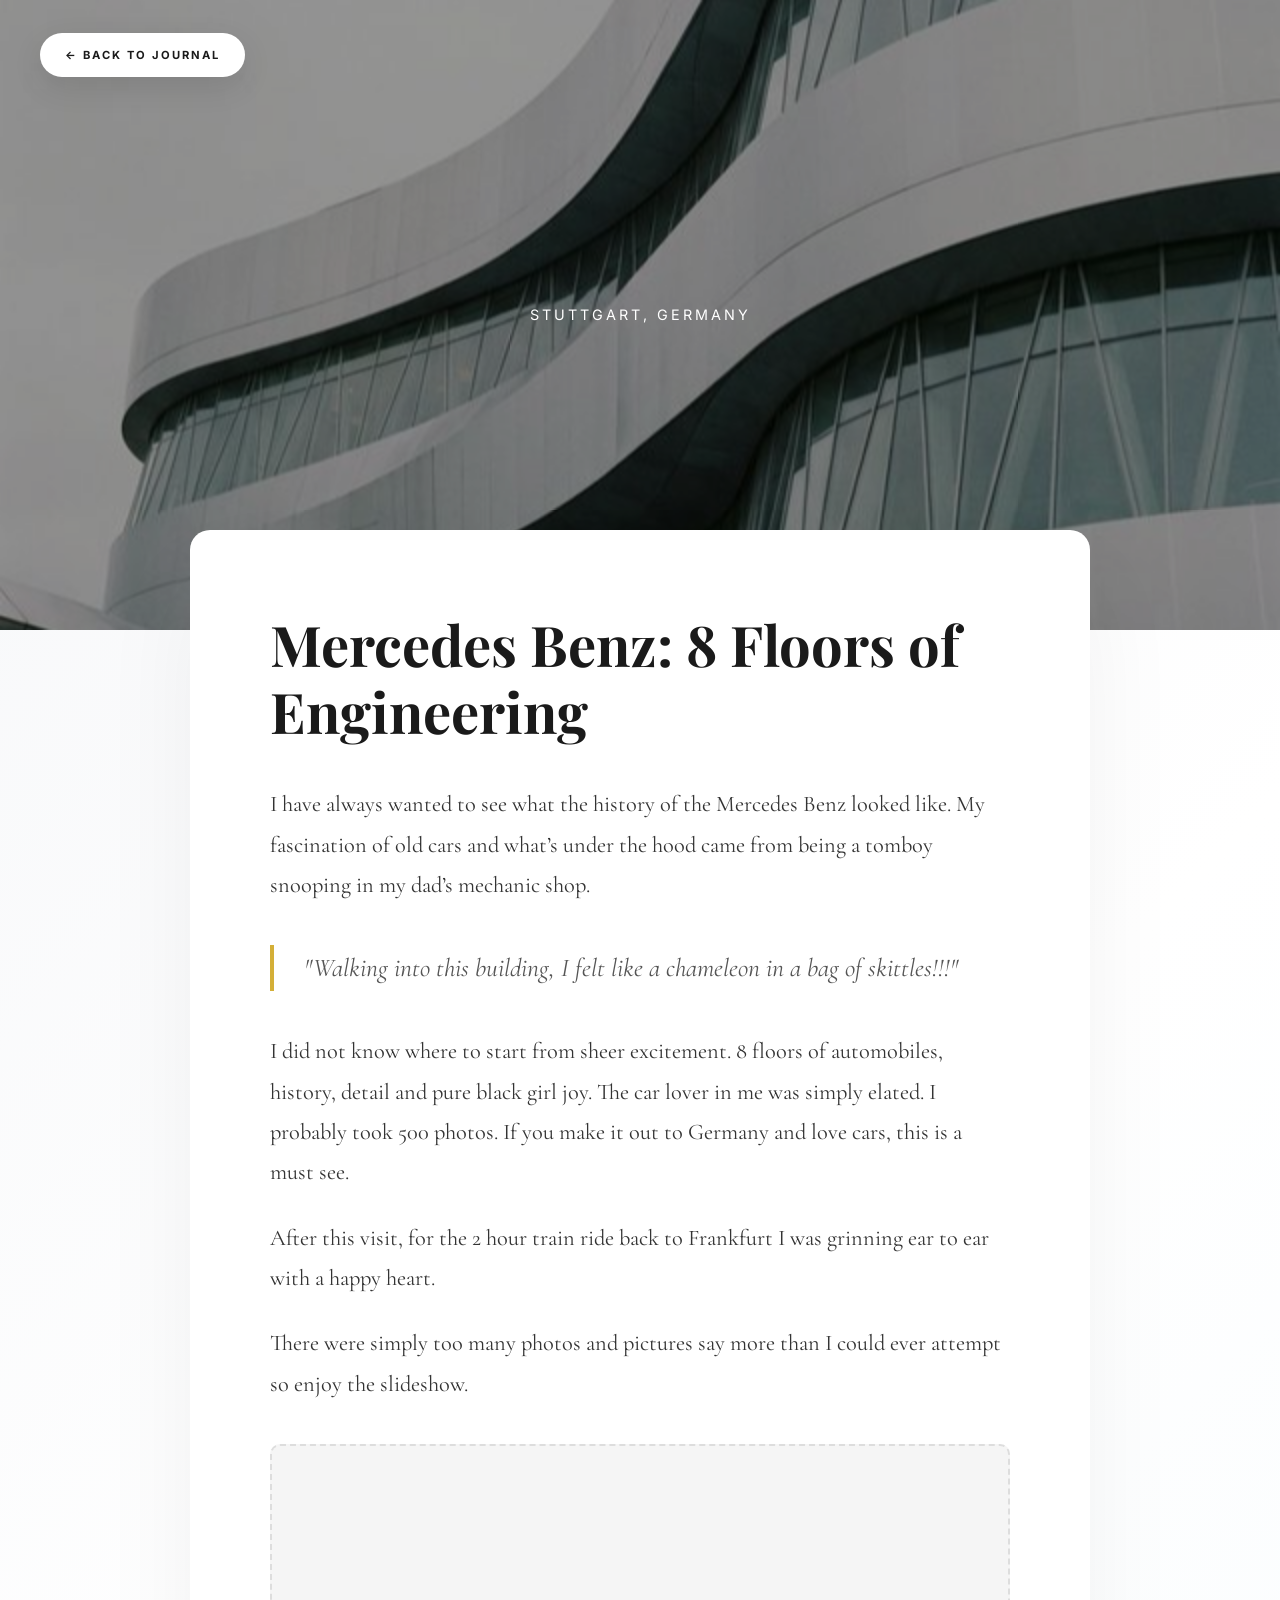
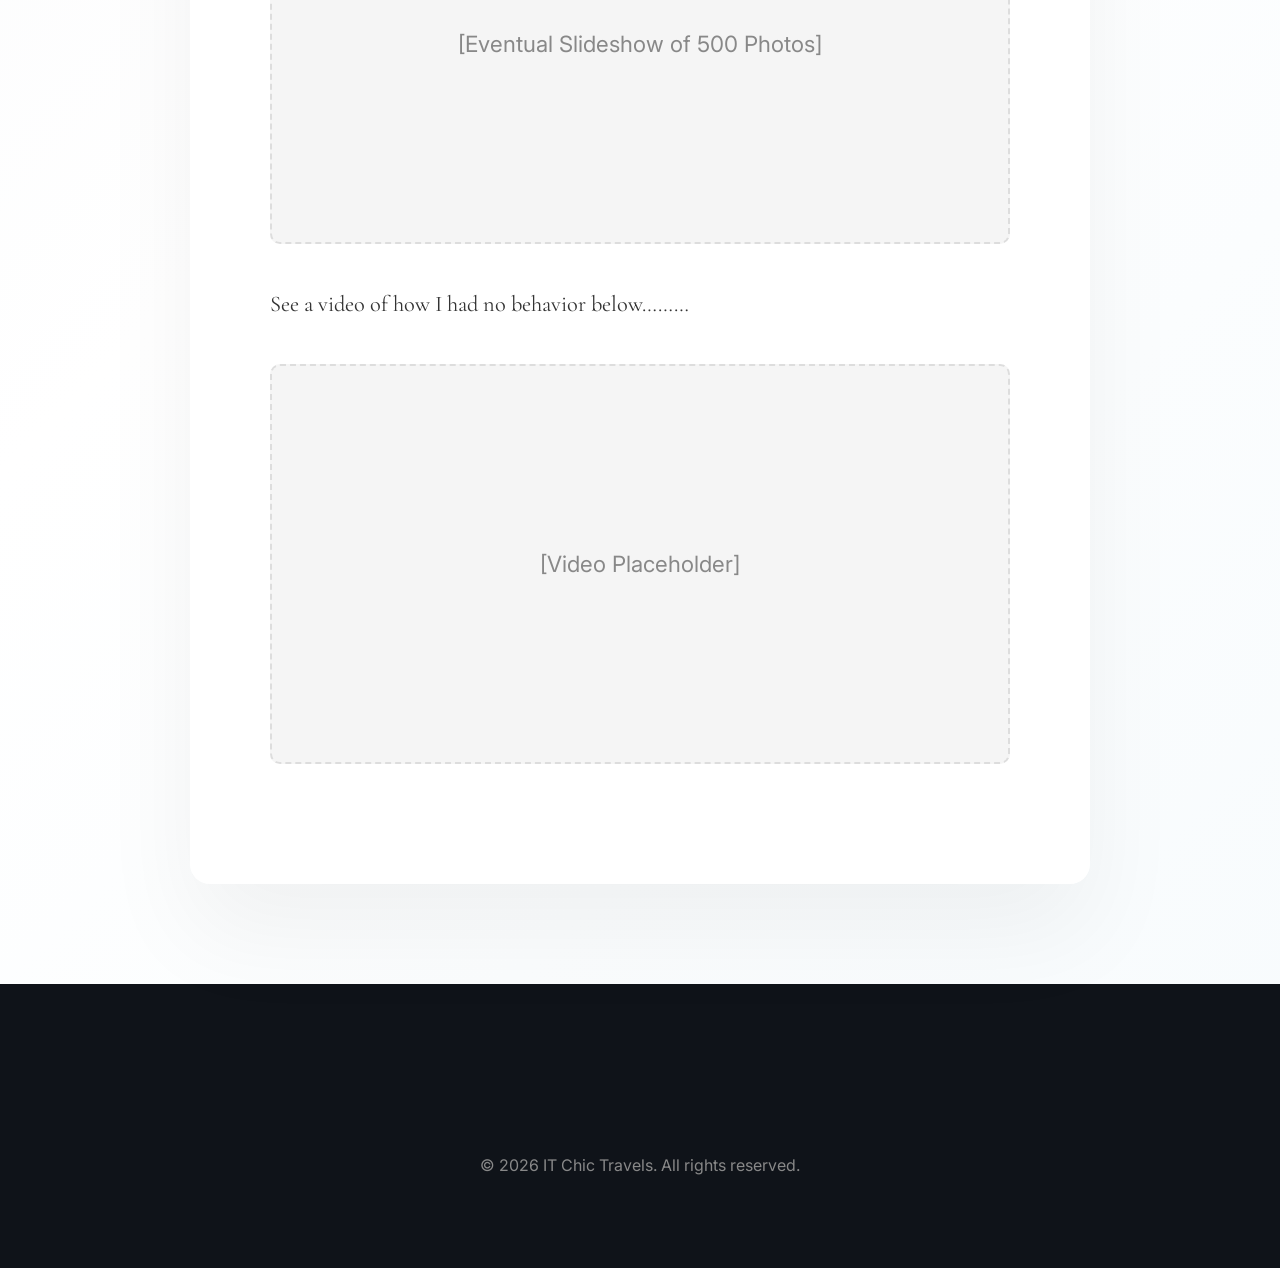
<file: DEPLOYABLE_PORTFOLIO/blog-mercedes-benz.html>
<!DOCTYPE html>
<html lang="en">

<head>
    <meta charset="UTF-8">
    <meta name="viewport" content="width=device-width, initial-scale=1.0">
    <title>Mercedes Benz: 8 Floors of Engineering | IT Chic Travels Journal</title>
    <meta name="description"
        content="A deep dive into automotive history at the Mercedes Benz museum in Stuttgart. 8 floors of engineering excellence and pure joy.">

    <!-- Fonts -->
    <link rel="preconnect" href="https://fonts.googleapis.com">
    <link rel="preconnect" href="https://fonts.gstatic.com" crossorigin>
    <link
        href="https://fonts.googleapis.com/css2?family=Playfair+Display:ital,wght@0,400..900;1,400..900&family=Inter:wght@100..900&family=Cormorant+Garamond:ital,wght@0,300..700;1,300..700&display=swap"
        rel="stylesheet">

    <!-- Styles -->
    <link rel="stylesheet" href="css/style.css">
    <style>
        .article-hero {
            height: 70vh;
            position: relative;
            overflow: hidden;
            display: flex;
            align-items: center;
            justify-content: center;
            text-align: center;
            color: white;
        }

        .article-hero img {
            position: absolute;
            top: 0;
            left: 0;
            width: 100%;
            height: 100%;
            object-fit: cover;
            filter: brightness(0.6);
            z-index: -1;
        }

        .article-container {
            max-width: 900px;
            margin: -100px auto 100px;
            padding: 80px;
            background: white;
            position: relative;
            z-index: 10;
            box-shadow: 0 50px 100px rgba(0, 0, 0, 0.05);
            border-radius: 20px;
        }

        .article-content {
            font-family: 'Cormorant Garamond', serif;
            font-size: 1.4rem;
            line-height: 1.8;
            color: #333;
        }

        .article-content h1 {
            font-family: 'Playfair Display', serif;
            font-size: 3.5rem;
            margin-bottom: 40px;
            color: #1A1A1A;
            line-height: 1.2;
        }

        .article-content p {
            margin-bottom: 25px;
        }

        .quote-block {
            border-left: 4px solid #D4AF37;
            padding-left: 30px;
            font-style: italic;
            font-size: 1.6rem;
            color: #555;
            margin: 40px 0;
        }

        .back-nav {
            position: fixed;
            top: 40px;
            left: 40px;
            z-index: 100;
        }

        .btn-back {
            background: white;
            padding: 15px 25px;
            border-radius: 50px;
            text-decoration: none;
            color: #1A1A1A;
            font-weight: 700;
            text-transform: uppercase;
            font-size: 0.7rem;
            letter-spacing: 2px;
            box-shadow: 0 10px 30px rgba(0, 0, 0, 0.1);
            transition: 0.3s;
        }

        .btn-back:hover {
            transform: translateX(-5px);
            background: #1A1A1A;
            color: white;
        }

        .media-placeholder {
            background: #f5f5f5;
            height: 400px;
            display: flex;
            align-items: center;
            justify-content: center;
            border-radius: 10px;
            margin: 40px 0;
            color: #888;
            font-family: 'Inter', sans-serif;
            border: 2px dashed #ddd;
        }

        @media (max-width: 768px) {
            .article-container {
                padding: 40px 20px;
                margin-top: -50px;
            }

            .article-content h1 {
                font-size: 2.5rem;
            }

            .back-nav {
                top: 20px;
                left: 20px;
            }
        }
    </style>
</head>

<body>

    <div class="back-nav">
        <a href="index.html#blog" class="btn-back">← Back to Journal</a>
    </div>

    <section class="article-hero">
        <img src="assets/images/stuttgart.png" alt="Mercedes Benz Museum Architecture">
        <div class="container">
            <span class="eyebrow"
                style="color: white; border-color: rgba(255,255,255,0.3); text-transform: uppercase; letter-spacing: 3px; font-family: 'Inter', sans-serif; font-size: 0.9rem;">Stuttgart,
                Germany</span>
        </div>
    </section>

    <article class="article-container">
        <div class="article-content">
            <h1>Mercedes Benz: 8 Floors of Engineering</h1>

            <p>I have always wanted to see what the history of the Mercedes Benz looked like. My fascination of old cars
                and what’s under the hood came from being a tomboy snooping in my dad’s mechanic shop.</p>

            <div class="quote-block">
                "Walking into this building, I felt like a chameleon in a bag of skittles!!!"
            </div>

            <p>I did not know where to start from sheer excitement. 8 floors of automobiles, history, detail and pure
                black girl joy. The car lover in me was simply elated. I probably took 500 photos. If you make it out to
                Germany and love cars, this is a must see.</p>

            <p>After this visit, for the 2 hour train ride back to Frankfurt I was grinning ear to ear with a happy
                heart.</p>

            <p>There were simply too many photos and pictures say more than I could ever attempt so enjoy the slideshow.
            </p>

            <div class="media-placeholder">
                [Eventual Slideshow of 500 Photos]
            </div>

            <p>See a video of how I had no behavior below………</p>

            <div class="media-placeholder">
                [Video Placeholder]
            </div>

        </div>
    </article>

    <footer class="footer">
        <div class="container" style="text-align: center; padding: 40px 0;">
            <p style="font-family: 'Inter', sans-serif; color: #888;">&copy; 2026 IT Chic Travels. All rights reserved.
            </p>
        </div>
    </footer>

    <script src="https://cdnjs.cloudflare.com/ajax/libs/gsap/3.12.5/gsap.min.js"></script>
    <script>
        gsap.from('.article-hero img', {
            scale: 1.1,
            duration: 2,
            ease: 'power2.out'
        });
        gsap.from('.article-container', {
            y: 100,
            opacity: 0,
            duration: 1.5,
            ease: 'power4.out',
            delay: 0.3
        });
    </script>
</body>

</html>
</file>
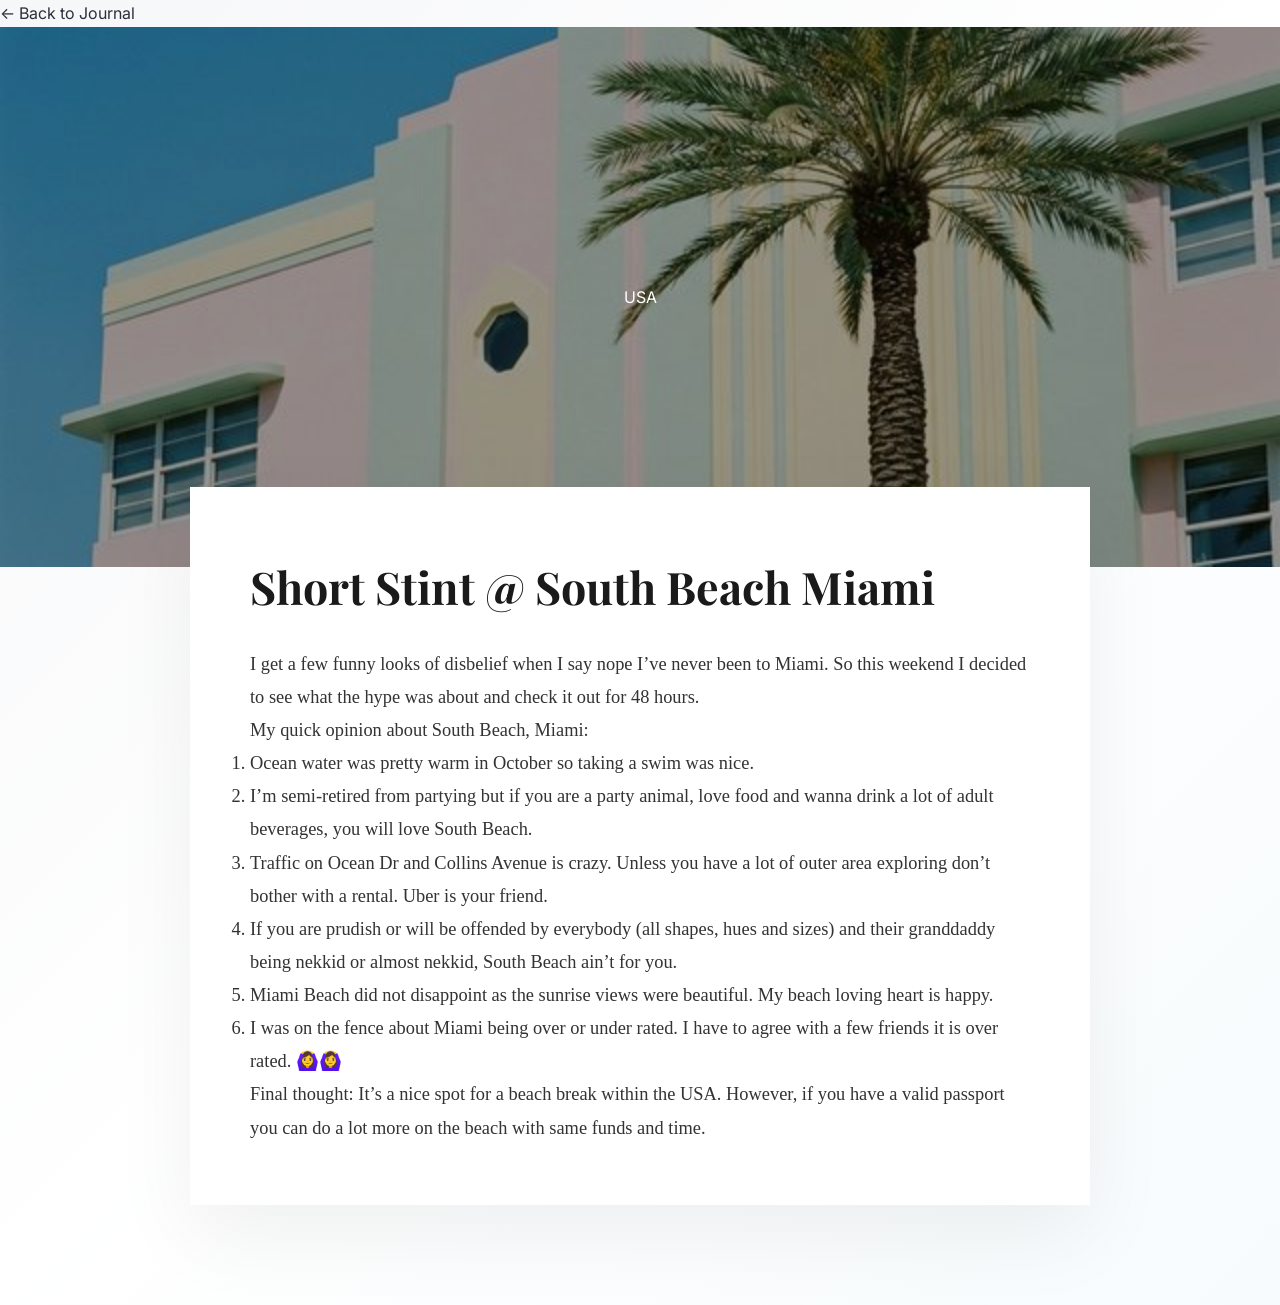
<file: DEPLOYABLE_PORTFOLIO/blog-miami.html>
<!DOCTYPE html>
<html lang="en">

<head>
    <meta charset="UTF-8">
    <meta name="viewport" content="width=device-width, initial-scale=1.0">
    <title>Short Stint @ South Beach Miami | IT Chic Travels Journal</title>
    <meta name="description" content="Short stay impressions from South Beach, Miami.">

    <!-- Fonts -->
    <link rel="preconnect" href="https://fonts.googleapis.com">
    <link rel="preconnect" href="https://fonts.gstatic.com" crossorigin>
    <link href="https://fonts.googleapis.com/css2?family=Playfair+Display:wght@400;600&family=Inter:wght@300;400;600&display=swap" rel="stylesheet">

    <!-- Styles -->
    <link rel="stylesheet" href="css/style.css">
    <style>
        .article-hero {
            height: 60vh;
            position: relative;
            overflow: hidden;
            display: flex;
            align-items: center;
            justify-content: center;
            text-align: center;
            color: white;
        }

        .article-hero img {
            position: absolute;
            top: 0;
            left: 0;
            width: 100%;
            height: 100%;
            object-fit: cover;
            filter: brightness(0.6);
            z-index: -1;
        }

        .article-container {
            max-width: 900px;
            margin: -80px auto 100px;
            padding: 60px;
            background: white;
            position: relative;
            z-index: 10;
            box-shadow: 0 30px 80px rgba(0, 0, 0, 0.06);
        }

        .article-content {
            font-family: 'Cormorant Garamond', serif;
            font-size: 1.15rem;
            line-height: 1.8;
            color: #333;
        }

        .article-content h1 {
            font-family: 'Playfair Display', serif;
            font-size: 2.8rem;
            margin-bottom: 20px;
            color: #1A1A1A;
        }

        @media (max-width: 768px) {
            .article-container { padding: 30px 20px; margin-top: 0; }
            .article-content h1 { font-size: 2rem; }
        }
    </style>
</head>

<body>

    <div class="back-nav">
        <a href="index.html#blog" class="btn-back">← Back to Journal</a>
    </div>

    <section class="article-hero">
        <img src="assets/images/miami.png" alt="South Beach Miami">
        <div class="container">
            <span class="eyebrow" style="color: white; border-color: rgba(255,255,255,0.3)">USA</span>
        </div>
    </section>

    <article class="article-container">
        <div class="article-content">
            <h1>Short Stint @ South Beach Miami</h1>

            <p>I get a few funny looks of disbelief when I say nope I’ve never been to Miami. So this weekend I decided to see what the hype was about and check it out for 48 hours.</p>

            <p>My quick opinion about South Beach, Miami:</p>

            <ol>
                <li>Ocean water was pretty warm in October so taking a swim was nice.</li>
                <li>I’m semi-retired from partying but if you are a party animal, love food and wanna drink a lot of adult beverages, you will love South Beach.</li>
                <li>Traffic on Ocean Dr and Collins Avenue is crazy. Unless you have a lot of outer area exploring don’t bother with a rental. Uber is your friend.</li>
                <li>If you are prudish or will be offended by everybody (all shapes, hues and sizes) and their granddaddy being nekkid or almost nekkid, South Beach ain’t for you.</li>
                <li>Miami Beach did not disappoint as the sunrise views were beautiful. My beach loving heart is happy.</li>
                <li>I was on the fence about Miami being over or under rated. I have to agree with a few friends it is over rated. 🙆‍♀️🙆‍♀️</li>
            </ol>

            <p>Final thought: It’s a nice spot for a beach break within the USA. However, if you have a valid passport you can do a lot more on the beach with same funds and time.</p>

        </div>
    </article>

</body>

</html>
</file>
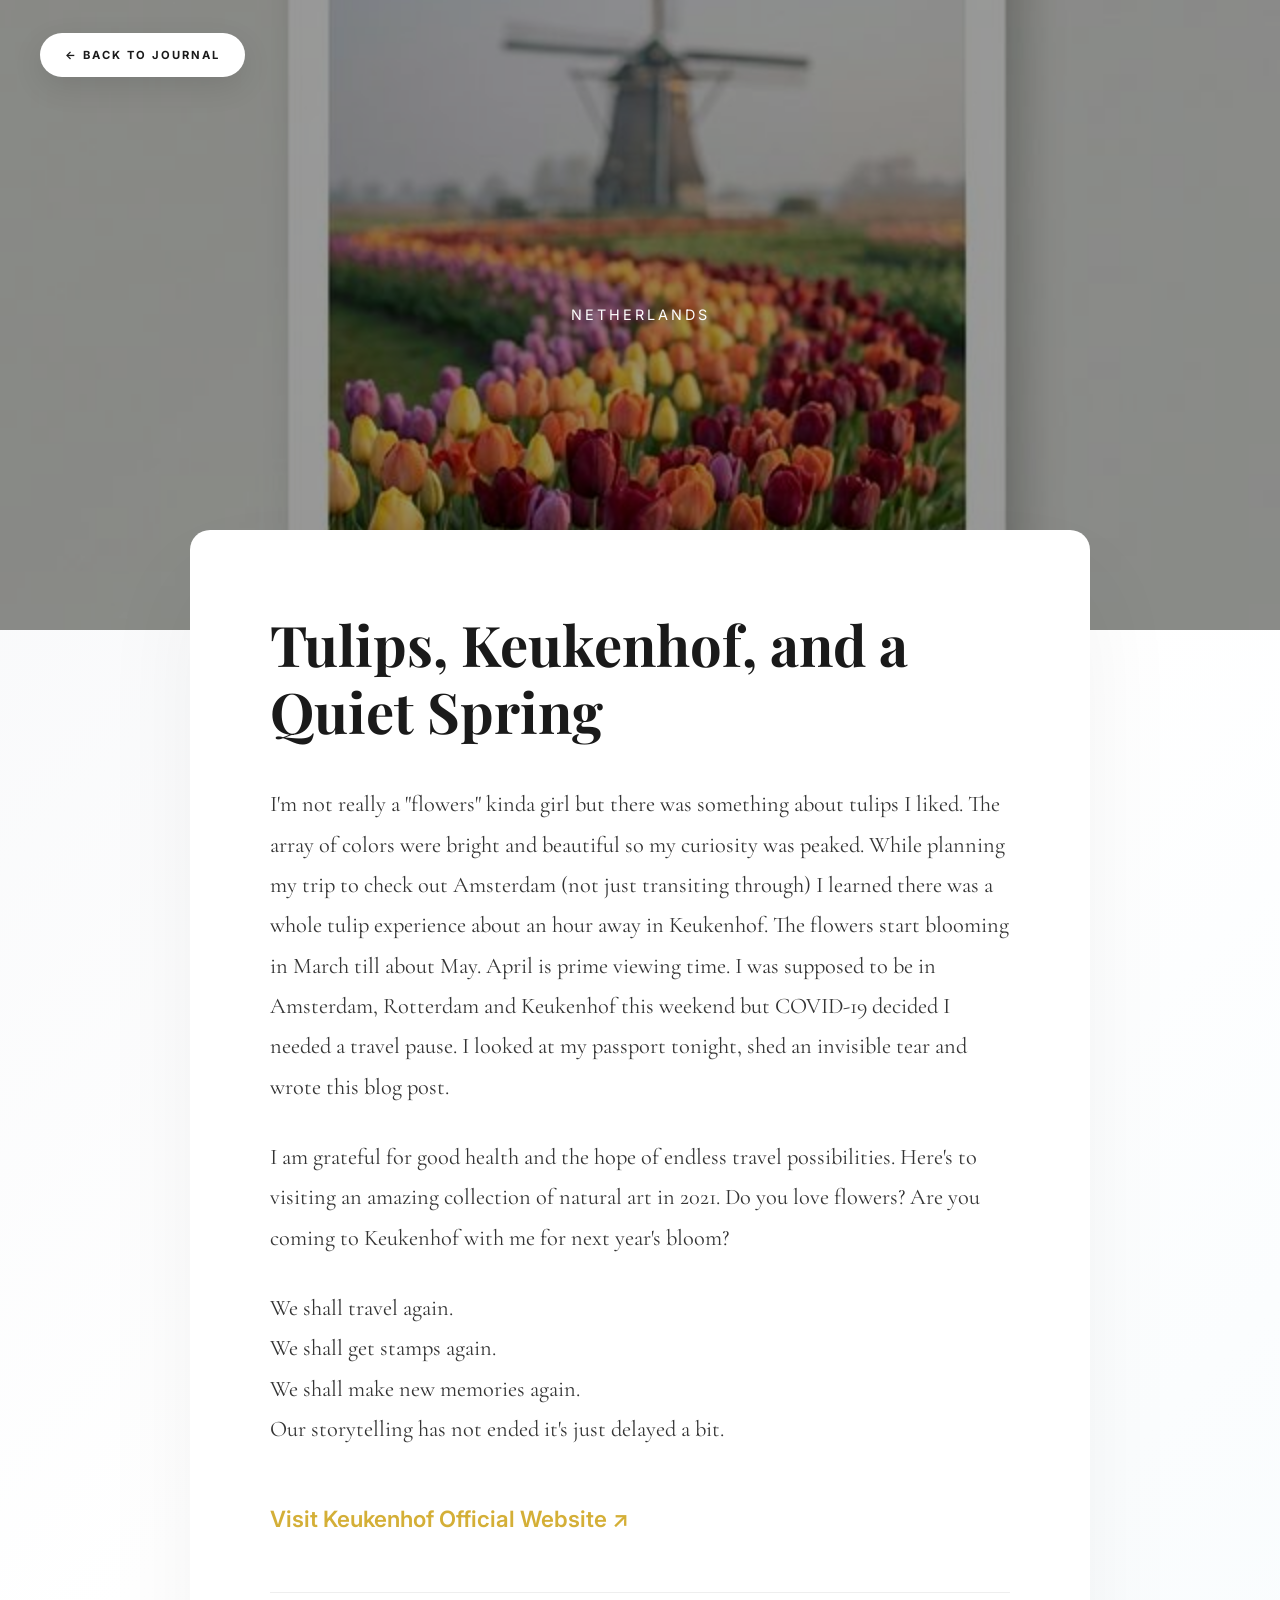
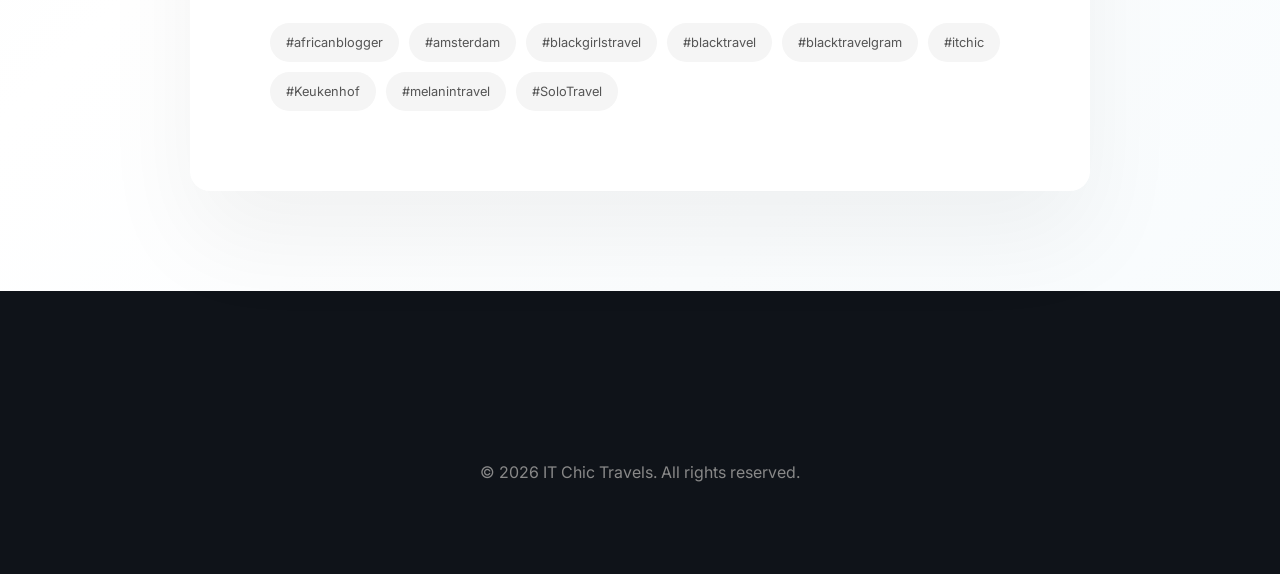
<file: DEPLOYABLE_PORTFOLIO/blog-tulips-keukenhof.html>
<!DOCTYPE html>
<html lang="en">

<head>
    <meta charset="UTF-8">
    <meta name="viewport" content="width=device-width, initial-scale=1.0">
    <title>Tulips, Keukenhof, and a Quiet Spring | IT Chic Travels Journal</title>
    <meta name="description"
        content="A personal journey of planning a trip to Keukenhof for the tulip bloom, interrupted by COVID-19, but filled with hope for future travels.">

    <!-- Fonts -->
    <link rel="preconnect" href="https://fonts.googleapis.com">
    <link rel="preconnect" href="https://fonts.gstatic.com" crossorigin>
    <link
        href="https://fonts.googleapis.com/css2?family=Playfair+Display:ital,wght@0,400..900;1,400..900&family=Inter:wght@100..900&family=Cormorant+Garamond:ital,wght@0,300..700;1,300..700&display=swap"
        rel="stylesheet">

    <!-- Styles -->
    <link rel="stylesheet" href="css/style.css">
    <style>
        .article-hero {
            height: 70vh;
            position: relative;
            overflow: hidden;
            display: flex;
            align-items: center;
            justify-content: center;
            text-align: center;
            color: white;
        }

        .article-hero img {
            position: absolute;
            top: 0;
            left: 0;
            width: 100%;
            height: 100%;
            object-fit: cover;
            filter: brightness(0.6);
            z-index: -1;
        }

        .article-container {
            max-width: 900px;
            margin: -100px auto 100px;
            padding: 80px;
            background: white;
            position: relative;
            z-index: 10;
            box-shadow: 0 50px 100px rgba(0, 0, 0, 0.05);
            border-radius: 20px;
        }

        .article-content {
            font-family: 'Cormorant Garamond', serif;
            font-size: 1.4rem;
            line-height: 1.8;
            color: #333;
        }

        .article-content h1 {
            font-family: 'Playfair Display', serif;
            font-size: 3.5rem;
            margin-bottom: 40px;
            color: #1A1A1A;
            line-height: 1.2;
        }

        .article-content p {
            margin-bottom: 30px;
        }

        .back-nav {
            position: fixed;
            top: 40px;
            left: 40px;
            z-index: 100;
        }

        .btn-back {
            background: white;
            padding: 15px 25px;
            border-radius: 50px;
            text-decoration: none;
            color: #1A1A1A;
            font-weight: 700;
            text-transform: uppercase;
            font-size: 0.7rem;
            letter-spacing: 2px;
            box-shadow: 0 10px 30px rgba(0, 0, 0, 0.1);
            transition: 0.3s;
        }

        .btn-back:hover {
            transform: translateX(-5px);
            background: #1A1A1A;
            color: white;
        }

        .blog-tags {
            margin-top: 50px;
            padding-top: 30px;
            border-top: 1px solid #EEE;
            display: flex;
            flex-wrap: wrap;
            gap: 10px;
        }

        .tag {
            background: #f5f5f5;
            padding: 8px 16px;
            border-radius: 20px;
            font-family: 'Inter', sans-serif;
            font-size: 0.8rem;
            color: #555;
            transition: 0.3s;
        }

        .tag:hover {
            background: #1A1A1A;
            color: white;
        }

        .external-link {
            display: inline-block;
            margin-top: 20px;
            font-family: 'Inter', sans-serif;
            font-weight: 600;
            color: #D4AF37;
            text-decoration: none;
            border-bottom: 2px solid transparent;
            transition: 0.3s;
        }

        .external-link:hover {
            border-bottom-color: #D4AF37;
        }

        @media (max-width: 768px) {
            .article-container {
                padding: 40px 20px;
                margin-top: -50px;
            }

            .article-content h1 {
                font-size: 2.5rem;
            }

            .back-nav {
                top: 20px;
                left: 20px;
            }
        }
    </style>
</head>

<body>

    <div class="back-nav">
        <a href="index.html#blog" class="btn-back">← Back to Journal</a>
    </div>

    <section class="article-hero">
        <img src="assets/images/amsterdam_tulips.png" alt="Keukenhof Tulips">
        <div class="container">
            <span class="eyebrow"
                style="color: white; border-color: rgba(255,255,255,0.3); text-transform: uppercase; letter-spacing: 3px; font-family: 'Inter', sans-serif; font-size: 0.9rem;">Netherlands</span>
        </div>
    </section>

    <article class="article-container">
        <div class="article-content">
            <h1>Tulips, Keukenhof, and a Quiet Spring</h1>

            <p>I'm not really a "flowers" kinda girl but there was something about tulips I liked. The array of colors
                were bright and beautiful so my curiosity was peaked. While planning my trip to check out Amsterdam (not
                just transiting through) I learned there was a whole tulip experience about an hour away in Keukenhof.
                The flowers start blooming in March till about May. April is prime viewing time. I was supposed to be in
                Amsterdam, Rotterdam and Keukenhof this weekend but COVID-19 decided I needed a travel pause. I looked
                at my passport tonight, shed an invisible tear and wrote this blog post.</p>

            <p>I am grateful for good health and the hope of endless travel possibilities. Here's to visiting an amazing
                collection of natural art in 2021. Do you love flowers? Are you coming to Keukenhof with me for next
                year's bloom?</p>

            <p>We shall travel again.<br>
                We shall get stamps again.<br>
                We shall make new memories again.<br>
                Our storytelling has not ended it's just delayed a bit.</p>

            <a href="https://keukenhof.nl/nl/" class="external-link" target="_blank">Visit Keukenhof Official Website
                ↗</a>

            <div class="blog-tags">
                <span class="tag">#africanblogger</span>
                <span class="tag">#amsterdam</span>
                <span class="tag">#blackgirlstravel</span>
                <span class="tag">#blacktravel</span>
                <span class="tag">#blacktravelgram</span>
                <span class="tag">#itchic</span>
                <span class="tag">#Keukenhof</span>
                <span class="tag">#melanintravel</span>
                <span class="tag">#SoloTravel</span>
            </div>
        </div>
    </article>

    <footer class="footer">
        <div class="container" style="text-align: center; padding: 40px 0;">
            <p style="font-family: 'Inter', sans-serif; color: #888;">&copy; 2026 IT Chic Travels. All rights reserved.
            </p>
        </div>
    </footer>

    <script src="https://cdnjs.cloudflare.com/ajax/libs/gsap/3.12.5/gsap.min.js"></script>
    <script>
        gsap.from('.article-container', {
            y: 100,
            opacity: 0,
            duration: 1.5,
            ease: 'power4.out'
        });
    </script>
</body>

</html>
</file>
<file: DEPLOYABLE_PORTFOLIO/css/style.css>
/* ============================================
   IT CHIC TRAVELS V2.0 - PREMIUM DESIGN SYSTEM
   2026 Luxury Travel Experience
   ============================================ */

/* ============================================
   CSS CUSTOM PROPERTIES (Design Tokens)
   ============================================ */
:root {
    /* Color Palette - Luxury & Sophisticated */
    --color-primary: hsl(200, 85%, 45%);
    --color-primary-light: hsl(200, 85%, 55%);
    --color-primary-dark: hsl(200, 85%, 35%);

    --color-accent: hsl(12, 85%, 62%);
    --color-accent-light: hsl(12, 85%, 72%);
    --color-accent-dark: hsl(12, 85%, 52%);

    --color-neutral-100: hsl(0, 0%, 100%);
    --color-neutral-200: hsl(220, 20%, 97%);
    --color-neutral-300: hsl(220, 15%, 90%);
    --color-neutral-400: hsl(220, 10%, 70%);
    --color-neutral-500: hsl(220, 8%, 50%);
    --color-neutral-600: hsl(220, 10%, 30%);
    --color-neutral-700: hsl(220, 15%, 20%);
    --color-neutral-800: hsl(220, 20%, 12%);
    --color-neutral-900: hsl(220, 25%, 8%);

    /* Glassmorphism */
    --glass-bg: rgba(255, 255, 255, 0.08);
    --glass-bg-light: rgba(255, 255, 255, 0.12);
    --glass-bg-heavy: rgba(255, 255, 255, 0.18);
    --glass-border: rgba(255, 255, 255, 0.18);
    --glass-shadow: 0 8px 32px 0 rgba(31, 38, 135, 0.15);
    --glass-shadow-hover: 0 12px 48px 0 rgba(31, 38, 135, 0.25);

    /* Typography */
    --font-display: 'Playfair Display', serif;
    --font-heading: 'Cormorant Garamond', serif;
    --font-body: 'Inter', sans-serif;

    --font-size-xs: 0.75rem;
    --font-size-sm: 0.875rem;
    --font-size-base: 1rem;
    --font-size-lg: 1.125rem;
    --font-size-xl: 1.25rem;
    --font-size-2xl: 1.5rem;
    --font-size-3xl: 1.875rem;
    --font-size-4xl: 2.25rem;
    --font-size-5xl: 3rem;
    --font-size-6xl: 3.75rem;
    --font-size-7xl: 4.5rem;
    --font-size-8xl: 6rem;

    /* Spacing */
    --space-xs: 0.5rem;
    --space-sm: 1rem;
    --space-md: 1.5rem;
    --space-lg: 2rem;
    --space-xl: 3rem;
    --space-2xl: 4rem;
    --space-3xl: 6rem;
    --space-4xl: 8rem;

    /* Border Radius */
    --radius-sm: 0.5rem;
    --radius-md: 1rem;
    --radius-lg: 1.5rem;
    --radius-xl: 2rem;
    --radius-full: 9999px;

    /* Transitions */
    --transition-fast: 150ms cubic-bezier(0.4, 0, 0.2, 1);
    --transition-base: 300ms cubic-bezier(0.4, 0, 0.2, 1);
    --transition-slow: 500ms cubic-bezier(0.4, 0, 0.2, 1);
    --transition-bounce: 600ms cubic-bezier(0.68, -0.55, 0.265, 1.55);

    /* Z-index layers */
    --z-base: 1;
    --z-dropdown: 100;
    --z-sticky: 200;
    --z-fixed: 300;
    --z-modal: 400;
    --z-popover: 500;
    --z-tooltip: 600;
}

/* ============================================
   RESET & BASE STYLES
   ============================================ */
*,
*::before,
*::after {
    margin: 0;
    padding: 0;
    box-sizing: border-box;
}

html {
    scroll-behavior: smooth;
    overflow-x: hidden;
}

body {
    font-family: var(--font-body);
    font-size: var(--font-size-base);
    line-height: 1.7;
    color: var(--color-neutral-700);
    background: linear-gradient(135deg,
            var(--color-neutral-200) 0%,
            var(--color-neutral-100) 50%,
            hsl(200, 60%, 98%) 100%);
    overflow-x: hidden;
    -webkit-font-smoothing: antialiased;
    -moz-osx-font-smoothing: grayscale;
}

img {
    max-width: 100%;
    height: auto;
    display: block;
}

a {
    text-decoration: none;
    color: inherit;
    transition: all var(--transition-base);
}

ul {
    list-style: none;
}

button {
    border: none;
    background: none;
    cursor: pointer;
    font-family: inherit;
}

/* ============================================
   PLACEHOLDER STYLES
   ============================================ */
.hero-video-fallback {
    position: absolute;
    top: 0;
    left: 0;
    width: 100%;
    height: 100%;
    z-index: -1;
}

.hero_video_fallback img {
    width: 100%;
    height: 100%;
    object-fit: cover;
}

.logo-svg-placeholder {
    width: 48px;
    height: 48px;
    color: var(--color-primary);
    transition: transform var(--transition-base);
}

.logo-svg-placeholder:hover {
    transform: rotate(5deg) scale(1.1);
}

.logo-svg-placeholder svg {
    width: 100%;
    height: 100%;
}

/* ============================================
   GLASSMORPHIC NAVIGATION
   ============================================ */
.nav-glass {
    position: fixed;
    top: 0;
    left: 0;
    right: 0;
    z-index: var(--z-sticky);
    padding: var(--space-md) 0;
    background: transparent;
    transition: all var(--transition-base);
}

.nav-glass.scrolled {
    padding: var(--space-sm) 0;
    background: var(--glass-bg-heavy);
    backdrop-filter: blur(20px) saturate(180%);
    -webkit-backdrop-filter: blur(20px) saturate(180%);
    border-bottom: 1px solid var(--glass-border);
    box-shadow: var(--glass-shadow);
}

.nav-container {
    max-width: 1400px;
    margin: 0 auto;
    padding: 0 var(--space-lg);
    display: flex;
    align-items: center;
    justify-content: space-between;
    gap: var(--space-lg);
}

.logo-container {
    display: flex;
    align-items: center;
    gap: var(--space-sm);
}

.logo {
    width: 48px;
    height: 48px;
    transition: transform var(--transition-base);
}

.nav-glass.scrolled .logo {
    width: 40px;
    height: 40px;
}

.logo:hover {
    transform: rotate(5deg) scale(1.05);
}

.logo-text {
    font-family: var(--font-display);
    font-size: var(--font-size-xl);
    font-weight: 600;
    letter-spacing: 0.05em;
    color: var(--color-neutral-100);
    transition: all var(--transition-base);
}

.nav-glass.scrolled .logo-text {
    font-size: var(--font-size-lg);
    color: var(--color-neutral-800);
}

.nav-links {
    display: flex;
    align-items: center;
    gap: var(--space-lg);
}

.nav-link {
    font-size: var(--font-size-sm);
    font-weight: 500;
    letter-spacing: 0.03em;
    text-transform: uppercase;
    color: var(--color-neutral-100);
    position: relative;
    padding: var(--space-xs) 0;
    transition: color var(--transition-base);
}

.nav-glass.scrolled .nav-link {
    color: var(--color-neutral-700);
}

.nav-link::after {
    content: '';
    position: absolute;
    bottom: 0;
    left: 50%;
    transform: translateX(-50%) scaleX(0);
    width: 100%;
    height: 2px;
    background: linear-gradient(90deg, var(--color-primary), var(--color-accent));
    border-radius: var(--radius-full);
    transition: transform var(--transition-base);
}

.nav-link:hover {
    color: var(--color-primary);
}

.nav-link:hover::after {
    transform: translateX(-50%) scaleX(1);
}

.mobile-menu-toggle {
    display: none;
    flex-direction: column;
    gap: 6px;
    padding: var(--space-xs);
}

.mobile-menu-toggle span {
    width: 28px;
    height: 3px;
    background: var(--color-neutral-700);
    border-radius: var(--radius-full);
    transition: all var(--transition-base);
}

/* ============================================
   CTA BUTTONS WITH LIQUID MOTION
   ============================================ */
.cta-button {
    position: relative;
    display: inline-flex;
    align-items: center;
    gap: var(--space-xs);
    padding: var(--space-md) var(--space-xl);
    font-family: var(--font-body);
    font-size: var(--font-size-sm);
    font-weight: 600;
    letter-spacing: 0.05em;
    text-transform: uppercase;
    border-radius: var(--radius-full);
    overflow: hidden;
    transition: all var(--transition-base);
    z-index: 1;
}

.cta-button .btn-text {
    position: relative;
    z-index: 2;
    transition: transform var(--transition-base);
}

.cta-button .btn-icon {
    position: relative;
    z-index: 2;
    font-size: var(--font-size-lg);
    transition: transform var(--transition-bounce);
}

.cta-button:hover .btn-icon {
    transform: translateX(4px) rotate(10deg);
}

/* Primary CTA */
.cta-primary {
    background: rgba(0, 0, 0, 0.25);
    backdrop-filter: blur(10px);
    color: var(--color-neutral-100);
    border: 1px solid rgba(255, 255, 255, 0.2);
}

.cta-primary:hover {
    background: var(--color-primary);
    color: var(--color-neutral-100);
    border-color: var(--color-primary);
    box-shadow: var(--glass-shadow-hover);
    transform: translateY(-2px);
}

/* Liquid Motion Effect */
.cta-liquid {
    background: linear-gradient(135deg, var(--color-primary), var(--color-primary-light));
    color: var(--color-neutral-100);
    border: none;
}

.cta-liquid .liquid-bg {
    position: absolute;
    top: 50%;
    left: 50%;
    width: 0;
    height: 0;
    background: linear-gradient(135deg, var(--color-accent), var(--color-accent-light));
    border-radius: 50%;
    transform: translate(-50%, -50%);
    transition: width 600ms cubic-bezier(0.25, 0.46, 0.45, 0.94),
        height 600ms cubic-bezier(0.25, 0.46, 0.45, 0.94);
    z-index: 0;
}

.cta-liquid:hover .liquid-bg {
    width: 400px;
    height: 400px;
}

.cta-liquid:hover {
    transform: translateY(-3px);
    box-shadow: 0 12px 40px rgba(0, 0, 0, 0.2);
}

/* Liquid Outline */
.cta-liquid-outline {
    background: transparent;
    color: var(--color-neutral-100);
    border: 2px solid var(--color-neutral-100);
}

.cta-liquid-outline .liquid-bg {
    position: absolute;
    top: 50%;
    left: 50%;
    width: 0;
    height: 0;
    background: var(--color-neutral-100);
    border-radius: 50%;
    transform: translate(-50%, -50%);
    transition: width 600ms cubic-bezier(0.25, 0.46, 0.45, 0.94),
        height 600ms cubic-bezier(0.25, 0.46, 0.45, 0.94);
    z-index: 0;
}

.cta-liquid-outline:hover .liquid-bg {
    width: 400px;
    height: 400px;
}

.cta-liquid-outline:hover .btn-text {
    color: var(--color-primary);
}

/* Button Sizes */
.cta-small {
    padding: var(--space-sm) var(--space-lg);
    font-size: var(--font-size-xs);
}

.cta-large {
    padding: var(--space-lg) var(--space-2xl);
    font-size: var(--font-size-base);
}

/* ============================================
   HERO SECTION WITH CINEMATIC VIDEO
   ============================================ */
.hero-section {
    position: relative;
    min-height: 100vh;
    display: flex;
    align-items: center;
    justify-content: center;
    overflow: hidden;
}

.video-background {
    position: absolute;
    top: 0;
    left: 0;
    width: 100%;
    height: 100%;
    z-index: 0;
}

.video-background video {
    width: 100%;
    height: 100%;
    object-fit: cover;
}

.video-overlay {
    position: absolute;
    top: 0;
    left: 0;
    width: 100%;
    height: 100%;
    background: linear-gradient(135deg,
            rgba(0, 0, 0, 0.5) 0%,
            rgba(0, 0, 0, 0.3) 50%,
            rgba(0, 0, 0, 0.5) 100%);
}

.hero-content {
    position: relative;
    z-index: 1;
    max-width: 1400px;
    margin: 0 auto;
    padding: var(--space-3xl) var(--space-lg);
    text-align: center;
}

.hero-text-container {
    max-width: 900px;
    margin: 0 auto;
}

/* Kinetic Typography */
.kinetic-text {
    font-family: var(--font-display);
    font-size: clamp(var(--font-size-5xl), 8vw, var(--font-size-8xl));
    font-weight: 700;
    line-height: 1.1;
    color: var(--color-neutral-100);
    margin-bottom: var(--space-lg);
    display: flex;
    flex-direction: column;
    gap: var(--space-sm);
}

.kinetic-text .text-line {
    display: inline-block;
    position: relative;
}

.kinetic-text .emphasis {
    background: linear-gradient(135deg,
            var(--color-neutral-100) 0%,
            var(--color-primary-light) 50%,
            var(--color-accent-light) 100%);
    background-size: 200% 200%;
    -webkit-background-clip: text;
    background-clip: text;
    -webkit-text-fill-color: transparent;
    animation: shimmer 4s ease-in-out infinite;
}

@keyframes shimmer {

    0%,
    100% {
        background-position: 0% 50%;
    }

    50% {
        background-position: 100% 50%;
    }
}

.hero-subtitle {
    display: inline-block;
    padding: var(--space-sm) var(--space-xl);
    margin-bottom: var(--space-lg);
    font-family: var(--font-heading);
    font-size: var(--font-size-xl);
    font-weight: 400;
    letter-spacing: 0.1em;
    color: var(--color-neutral-100);
    background: var(--glass-bg-heavy);
    backdrop-filter: blur(10px);
    border: 1px solid var(--glass-border);
    border-radius: var(--radius-full);
}

.hero-description {
    font-size: var(--font-size-lg);
    line-height: 1.8;
    color: var(--color-neutral-200);
    margin-bottom: var(--space-2xl);
    max-width: 700px;
    margin-left: auto;
    margin-right: auto;
}

.hero-cta-group {
    display: flex;
    align-items: center;
    justify-content: center;
    gap: var(--space-lg);
    flex-wrap: wrap;
}

/* Scroll Indicator */
.scroll-indicator {
    position: absolute;
    bottom: var(--space-2xl);
    left: 50%;
    transform: translateX(-50%);
    display: flex;
    flex-direction: column;
    align-items: center;
    gap: var(--space-sm);
    color: var(--color-neutral-100);
    opacity: 0.8;
}

.scroll-text {
    font-size: var(--font-size-xs);
    letter-spacing: 0.1em;
    text-transform: uppercase;
}

.scroll-line {
    width: 2px;
    height: 40px;
    background: linear-gradient(to bottom,
            var(--color-neutral-100),
            transparent);
    animation: scrollPulse 2s ease-in-out infinite;
}

@keyframes scrollPulse {

    0%,
    100% {
        opacity: 0.3;
        transform: translateY(0);
    }

    50% {
        opacity: 1;
        transform: translateY(10px);
    }
}

/* ============================================
   SECTION STYLES
   ============================================ */
.section-container {
    max-width: 1400px;
    margin: 0 auto;
    padding: var(--space-4xl) var(--space-lg);
}

.section-header {
    text-align: center;
    margin-bottom: var(--space-3xl);
}

.section-label {
    display: inline-block;
    padding: var(--space-xs) var(--space-lg);
    margin-bottom: var(--space-md);
    font-size: var(--font-size-sm);
    font-weight: 600;
    letter-spacing: 0.1em;
    text-transform: uppercase;
    color: var(--color-primary);
    background: var(--glass-bg-light);
    backdrop-filter: blur(10px);
    border: 1px solid var(--glass-border);
    border-radius: var(--radius-full);
}

.section-title {
    font-family: var(--font-display);
    font-size: clamp(var(--font-size-3xl), 5vw, var(--font-size-6xl));
    font-weight: 700;
    line-height: 1.2;
    color: var(--color-neutral-800);
    margin-bottom: var(--space-md);
}

.section-description {
    font-size: var(--font-size-lg);
    line-height: 1.8;
    color: var(--color-neutral-600);
    max-width: 700px;
    margin: 0 auto;
}

/* ============================================
   BENTO BOX GRID SYSTEM
   ============================================ */
.bento-grid {
    display: grid;
    gap: var(--space-lg);
    grid-auto-rows: minmax(300px, auto);
}

.services-grid {
    grid-template-columns: repeat(auto-fit, minmax(300px, 1fr));
}

.trips-grid {
    grid-template-columns: repeat(12, 1fr);
}

/* Bento Item Sizes */
.bento-large {
    grid-column: span 2;
    grid-row: span 2;
}

.bento-xlarge {
    grid-column: span 8;
    grid-row: span 2;
}

.bento-medium {
    grid-column: span 4;
    grid-row: span 1;
}

.bento-small {
    grid-column: span 1;
    grid-row: span 1;
}

/* Glass Card Effect */
.glass-card {
    position: relative;
    background: var(--glass-bg);
    backdrop-filter: blur(20px) saturate(180%);
    -webkit-backdrop-filter: blur(20px) saturate(180%);
    border: 1px solid var(--glass-border);
    border-radius: var(--radius-lg);
    overflow: hidden;
    transition: all var(--transition-base);
}

.glass-card:hover {
    background: var(--glass-bg-light);
    border-color: var(--color-primary);
    box-shadow: var(--glass-shadow-hover);
    transform: translateY(-8px);
}

.glass-card-large {
    background: var(--glass-bg-heavy);
    backdrop-filter: blur(30px) saturate(180%);
    padding: var(--space-3xl);
    border-radius: var(--radius-xl);
}

/* Bento Item Structure */
.bento-item {
    display: flex;
    flex-direction: column;
    position: relative;
}

.bento-image {
    position: relative;
    width: 100%;
    height: 100%;
    min-height: 250px;
    overflow: hidden;
    border-radius: var(--radius-md);
}

.bento-image img {
    width: 100%;
    height: 100%;
    object-fit: cover;
    transition: transform var(--transition-slow);
}

.bento-item:hover .bento-image img {
    transform: scale(1.1);
}

.image-overlay {
    position: absolute;
    top: 0;
    left: 0;
    width: 100%;
    height: 100%;
    background: linear-gradient(to bottom,
            transparent 0%,
            rgba(0, 0, 0, 0.3) 50%,
            rgba(0, 0, 0, 0.7) 100%);
    transition: opacity var(--transition-base);
}

.bento-item:hover .image-overlay {
    opacity: 0.8;
}

.bento-content {
    padding: var(--space-lg);
    display: flex;
    flex-direction: column;
    gap: var(--space-md);
    flex: 1;
}

.bento-large .bento-content,
.bento-xlarge .bento-content {
    position: absolute;
    bottom: 0;
    left: 0;
    right: 0;
    color: var(--color-neutral-100);
}

/* Floating 3D Icons */
.floating-icon {
    width: 64px;
    height: 64px;
    padding: var(--space-md);
    background: var(--glass-bg-heavy);
    backdrop-filter: blur(10px);
    border: 1px solid var(--glass-border);
    border-radius: var(--radius-md);
    display: flex;
    align-items: center;
    justify-content: center;
    transition: all var(--transition-bounce);
    animation: float 3s ease-in-out infinite;
}

@keyframes float {

    0%,
    100% {
        transform: translateY(0) rotateY(0deg);
    }

    50% {
        transform: translateY(-10px) rotateY(10deg);
    }
}

.bento-item:hover .floating-icon {
    transform: translateY(-15px) rotateY(15deg) scale(1.1);
    box-shadow: 0 20px 40px rgba(0, 0, 0, 0.2);
}

.icon-3d {
    width: 100%;
    height: 100%;
    color: var(--color-primary);
    filter: drop-shadow(0 4px 8px rgba(0, 0, 0, 0.1));
}

.bento-title {
    font-family: var(--font-heading);
    font-size: var(--font-size-2xl);
    font-weight: 600;
    line-height: 1.3;
    color: var(--color-neutral-800);
}

.bento-large .bento-title,
.bento-xlarge .bento-title {
    font-size: var(--font-size-3xl);
    color: var(--color-neutral-100);
}

.bento-description {
    font-size: var(--font-size-base);
    line-height: 1.7;
    color: var(--color-neutral-600);
}

.bento-large .bento-description,
.bento-xlarge .bento-description {
    color: var(--color-neutral-200);
}

/* Trip-Specific Styles */
.trip-badge {
    position: absolute;
    top: var(--space-md);
    right: var(--space-md);
    padding: var(--space-xs) var(--space-md);
    font-size: var(--font-size-xs);
    font-weight: 600;
    letter-spacing: 0.05em;
    text-transform: uppercase;
    color: var(--color-neutral-100);
    background: var(--color-accent);
    border-radius: var(--radius-full);
    z-index: 2;
}

.trip-meta {
    display: flex;
    align-items: center;
    gap: var(--space-md);
    font-size: var(--font-size-sm);
    color: var(--color-neutral-400);
}

.bento-large .trip-meta,
.bento-xlarge .trip-meta {
    color: var(--color-neutral-300);
}

.trip-date,
.trip-duration {
    display: flex;
    align-items: center;
    gap: var(--space-xs);
}

.trip-details {
    display: flex;
    gap: var(--space-lg);
    margin-top: var(--space-sm);
}

.detail-item {
    display: flex;
    align-items: center;
    gap: var(--space-xs);
    font-size: var(--font-size-sm);
}

.detail-icon {
    font-size: var(--font-size-lg);
}

/* ============================================
   TESTIMONIALS
   ============================================ */
.testimonials-section {
    background: linear-gradient(135deg,
            hsl(200, 60%, 98%) 0%,
            var(--color-neutral-100) 100%);
}

.testimonials-carousel {
    display: grid;
    grid-template-columns: repeat(auto-fit, minmax(320px, 1fr));
    gap: var(--space-xl);
}

.testimonial-card {
    padding: var(--space-xl);
    display: flex;
    flex-direction: column;
    gap: var(--space-lg);
}

.testimonial-stars {
    font-size: var(--font-size-xl);
    color: var(--color-accent);
}

.testimonial-text {
    font-size: var(--font-size-lg);
    line-height: 1.8;
    color: var(--color-neutral-700);
    font-style: italic;
}

.testimonial-author {
    display: flex;
    align-items: center;
    gap: var(--space-md);
    margin-top: auto;
}

.testimonial-author img {
    width: 56px;
    height: 56px;
    border-radius: 50%;
    object-fit: cover;
    border: 2px solid var(--glass-border);
}

.author-info h4 {
    font-size: var(--font-size-base);
    font-weight: 600;
    color: var(--color-neutral-800);
}

.author-info p {
    font-size: var(--font-size-sm);
    color: var(--color-neutral-500);
}

/* ============================================
   NEWSLETTER
   ============================================ */
.newsletter-section {
    padding: var(--space-4xl) var(--space-lg);
    background: linear-gradient(135deg,
            var(--color-primary-dark) 0%,
            var(--color-primary) 50%,
            var(--color-accent) 100%);
}

.newsletter-content {
    max-width: 800px;
    margin: 0 auto;
    text-align: center;
}

.newsletter-title {
    font-family: var(--font-display);
    font-size: var(--font-size-4xl);
    font-weight: 700;
    color: var(--color-neutral-100);
    margin-bottom: var(--space-md);
}

.newsletter-description {
    font-size: var(--font-size-lg);
    line-height: 1.8;
    color: var(--color-neutral-200);
    margin-bottom: var(--space-xl);
}

.newsletter-form {
    display: flex;
    gap: var(--space-md);
    max-width: 600px;
    margin: 0 auto;
}

.newsletter-input {
    flex: 1;
    padding: var(--space-md) var(--space-lg);
    font-size: var(--font-size-base);
    color: var(--color-neutral-800);
    background: var(--glass-bg-heavy);
    backdrop-filter: blur(10px);
    border: 1px solid var(--glass-border);
    border-radius: var(--radius-full);
    outline: none;
    transition: all var(--transition-base);
}

.newsletter-input::placeholder {
    color: var(--color-neutral-500);
}

.newsletter-input:focus {
    background: var(--color-neutral-100);
    border-color: var(--color-neutral-100);
    box-shadow: 0 0 0 4px rgba(255, 255, 255, 0.2);
}

/* ============================================
   FOOTER
   ============================================ */
.footer {
    background: var(--color-neutral-900);
    color: var(--color-neutral-300);
    padding: var(--space-4xl) 0 var(--space-xl);
}

.footer-container {
    max-width: 1400px;
    margin: 0 auto;
    padding: 0 var(--space-lg);
}

.footer-grid {
    display: grid;
    grid-template-columns: repeat(auto-fit, minmax(250px, 1fr));
    gap: var(--space-3xl);
    margin-bottom: var(--space-3xl);
}

.footer-logo {
    width: 48px;
    height: 48px;
    margin-bottom: var(--space-md);
    filter: brightness(0) invert(1);
}

.footer-tagline {
    font-family: var(--font-heading);
    font-size: var(--font-size-base);
    color: var(--color-neutral-400);
    margin-bottom: var(--space-lg);
}

.social-links {
    display: flex;
    gap: var(--space-md);
}

.social-link {
    width: 40px;
    height: 40px;
    display: flex;
    align-items: center;
    justify-content: center;
    background: var(--glass-bg);
    border: 1px solid rgba(255, 255, 255, 0.1);
    border-radius: 50%;
    transition: all var(--transition-base);
}

.social-link svg {
    width: 20px;
    height: 20px;
    fill: var(--color-neutral-300);
    transition: fill var(--transition-base);
}

.social-link:hover {
    background: var(--color-primary);
    border-color: var(--color-primary);
    transform: translateY(-3px);
}

.social-link:hover svg {
    fill: var(--color-neutral-100);
}

.footer-heading {
    font-size: var(--font-size-lg);
    font-weight: 600;
    color: var(--color-neutral-100);
    margin-bottom: var(--space-lg);
}

.footer-links,
.footer-contact {
    display: flex;
    flex-direction: column;
    gap: var(--space-sm);
}

.footer-links a {
    color: var(--color-neutral-400);
    transition: color var(--transition-base);
}

.footer-links a:hover {
    color: var(--color-primary);
}

.footer-contact li {
    color: var(--color-neutral-400);
}

.footer-bottom {
    padding-top: var(--space-xl);
    border-top: 1px solid rgba(255, 255, 255, 0.1);
    text-align: center;
    color: var(--color-neutral-500);
    font-size: var(--font-size-sm);
}

/* ============================================
   SCROLL ANIMATIONS
   ============================================ */
[data-animate] {
    opacity: 1;
    /* Visible by default for reliability */
    transform: translateY(0);
    transition: opacity 0.8s ease-out, transform 0.8s ease-out;
}

[data-animate].animated {
    opacity: 1;
    transform: translateY(0);
}

/* Staggered delays */
[data-delay="100"].animated {
    transition-delay: 100ms;
}

[data-delay="200"].animated {
    transition-delay: 200ms;
}

[data-delay="300"].animated {
    transition-delay: 300ms;
}

[data-delay="400"].animated {
    transition-delay: 400ms;
}

/* ============================================
   DESTINATIONS
   ============================================ */
.destinations-grid {
    display: grid;
    grid-template-columns: repeat(auto-fit, minmax(300px, 1fr));
    gap: var(--space-xl);
}

.destination-card {
    position: relative;
    height: 450px;
    border-radius: var(--radius-lg);
    overflow: hidden;
}

.destination-card img {
    width: 100%;
    height: 100%;
    object-fit: cover;
    transition: transform var(--transition-slow);
}

.destination-card:hover img {
    transform: scale(1.1);
}

.dest-content {
    position: absolute;
    bottom: 0;
    left: 0;
    right: 0;
    padding: var(--space-xl);
    background: linear-gradient(to top, rgba(0, 0, 0, 0.8), transparent);
    color: var(--color-neutral-100);
}

.dest-content h3 {
    font-family: var(--font-display);
    font-size: var(--font-size-2xl);
    margin-bottom: var(--space-xs);
}

.dest-content p {
    font-size: var(--font-size-sm);
    color: var(--color-neutral-300);
    letter-spacing: 0.1em;
    text-transform: uppercase;
}

/* ============================================
   BLOG
   ============================================ */
.blog-grid {
    display: grid;
    grid-template-columns: repeat(auto-fill, minmax(320px, 1fr));
    gap: var(--space-2xl);
}

.blog-card {
    display: flex;
    flex-direction: column;
}

.blog-image {
    height: 250px;
    overflow: hidden;
}

.blog-image img {
    width: 100%;
    height: 100%;
    object-fit: cover;
    transition: transform var(--transition-slow);
}

.blog-card:hover .blog-image img {
    transform: scale(1.05);
}

.blog-content {
    padding: var(--space-xl);
}

.blog-date {
    font-size: var(--font-size-xs);
    color: var(--color-primary);
    text-transform: uppercase;
    font-weight: 600;
}

.blog-title {
    font-family: var(--font-heading);
    font-size: var(--font-size-2xl);
    margin: var(--space-sm) 0;
    color: var(--color-neutral-800);
}

.blog-excerpt {
    color: var(--color-neutral-600);
    margin-bottom: var(--space-lg);
}

.blog-link {
    font-weight: 600;
    color: var(--color-primary);
    transition: transform var(--transition-base);
}

.blog-link:hover {
    transform: translateX(5px);
}

/* ============================================
   ABOUT
   ============================================ */
.about-grid {
    display: grid;
    grid-template-columns: 1fr 1fr;
    gap: var(--space-4xl);
    align-items: center;
}

.about-text {
    font-size: var(--font-size-lg);
    line-height: 1.8;
    color: var(--color-neutral-600);
    margin-bottom: var(--space-lg);
}

.about-stats {
    display: flex;
    gap: var(--space-3xl);
    margin-top: var(--space-2xl);
}

.stat-item {
    display: flex;
    flex-direction: column;
}

.stat-number {
    font-family: var(--font-display);
    font-size: var(--font-size-4xl);
    font-weight: 700;
    color: var(--color-primary);
}

.stat-label {
    font-size: var(--font-size-sm);
    color: var(--color-neutral-500);
    text-transform: uppercase;
}

.about-image-collage {
    position: relative;
    height: 600px;
}

.collage-item {
    border-radius: var(--radius-lg);
    overflow: hidden;
    box-shadow: var(--glass-shadow);
}

.collage-main {
    width: 80%;
    height: 80%;
    position: absolute;
    top: 0;
    right: 0;
    z-index: 1;
}

.collage-accent {
    width: 50%;
    height: 50%;
    position: absolute;
    bottom: 0;
    left: 0;
    z-index: 2;
    border: 8px solid var(--color-neutral-100);
}

.collage-item img {
    width: 100%;
    height: 100%;
    object-fit: cover;
}

/* ============================================
   CONTACT
   ============================================ */
.contact-grid {
    display: grid;
    grid-template-columns: 1fr 1fr;
    gap: var(--space-4xl);
}

.contact-methods {
    display: flex;
    flex-direction: column;
    gap: var(--space-xl);
    margin-top: var(--space-2xl);
}

.contact-method {
    display: flex;
    align-items: center;
    gap: var(--space-lg);
}

.method-icon {
    width: 60px;
    height: 60px;
    display: flex;
    align-items: center;
    justify-content: center;
    background: var(--glass-bg-light);
    border-radius: 50%;
    font-size: var(--font-size-2xl);
    border: 1px solid var(--glass-border);
}

.method-text h4 {
    font-size: var(--font-size-lg);
    color: var(--color-neutral-800);
}

.method-text p {
    color: var(--color-neutral-600);
}

.contact-form-container {
    padding: var(--space-3xl);
}

.form-group {
    margin-bottom: var(--space-lg);
}

.glass-input {
    width: 100%;
    padding: var(--space-md) var(--space-lg);
    background: var(--glass-bg-light);
    border: 1px solid var(--glass-border);
    border-radius: var(--radius-md);
    color: var(--color-neutral-800);
    font-family: inherit;
    font-size: var(--font-size-base);
    transition: all var(--transition-base);
}

.glass-input:focus {
    background: var(--color-neutral-100);
    border-color: var(--color-primary);
    outline: none;
    box-shadow: 0 0 0 4px rgba(0, 153, 255, 0.1);
}

textarea.glass-input {
    resize: none;
}

/* ============================================
   NOTIFICATION SYSTEM
   ============================================ */
.notification {
    position: fixed;
    top: 100px;
    right: 20px;
    padding: 1rem 2rem;
    color: white;
    border-radius: var(--radius-md);
    box-shadow: var(--glass-shadow-hover);
    z-index: var(--z-tooltip);
    font-weight: 600;
    transform: translateX(400px);
    transition: transform 0.5s cubic-bezier(0.68, -0.55, 0.265, 1.55);
}

.notification.show {
    transform: translateX(0);
}

.notification-info {
    background: var(--color-primary);
}

.notification-success {
    background: var(--color-primary);
}

.notification-error {
    background: var(--color-accent);
}

/* ============================================
   RESPONSIVE DESIGN (UPDATED)
   ============================================ */
@media (max-width: 1024px) {
    .nav-links {
        display: flex;
        flex-direction: column;
        position: fixed;
        top: 0;
        right: -100%;
        width: 80%;
        max-width: 400px;
        height: 100vh;
        background: var(--color-neutral-900);
        padding: var(--space-4xl) var(--space-2xl);
        transition: right var(--transition-slow);
        z-index: var(--z-fixed);
        box-shadow: -10px 0 30px rgba(0, 0, 0, 0.3);
    }

    .nav-links.active {
        right: 0;
    }

    .nav-links li {
        width: 100%;
    }

    .nav-link {
        font-size: var(--font-size-xl);
        padding: var(--space-md) 0;
        display: block;
        color: var(--color-neutral-100);
    }

    .mobile-menu-toggle {
        display: flex;
        z-index: var(--z-tooltip);
    }

    .bento-xlarge {
        grid-column: span 12;
    }

    .bento-medium {
        grid-column: span 6;
    }

    .trips-grid {
        grid-template-columns: repeat(6, 1fr);
    }
}

@media (max-width: 768px) {
    .hero-cta-group {
        flex-direction: column;
        width: 100%;
    }

    .cta-large {
        width: 100%;
    }

    .bento-large {
        grid-column: span 1;
        grid-row: span 1;
    }

    .bento-medium,
    .bento-small {
        grid-column: span 12;
    }

    .trips-grid {
        grid-template-columns: 1fr;
    }

    .newsletter-form {
        flex-direction: column;
    }

    .footer-grid {
        grid-template-columns: 1fr;
        gap: var(--space-2xl);
    }
}

@media (max-width: 480px) {
    :root {
        --space-4xl: 4rem;
        --space-3xl: 3rem;
    }

    .section-container {
        padding: var(--space-3xl) var(--space-md);
    }
}
</file>
